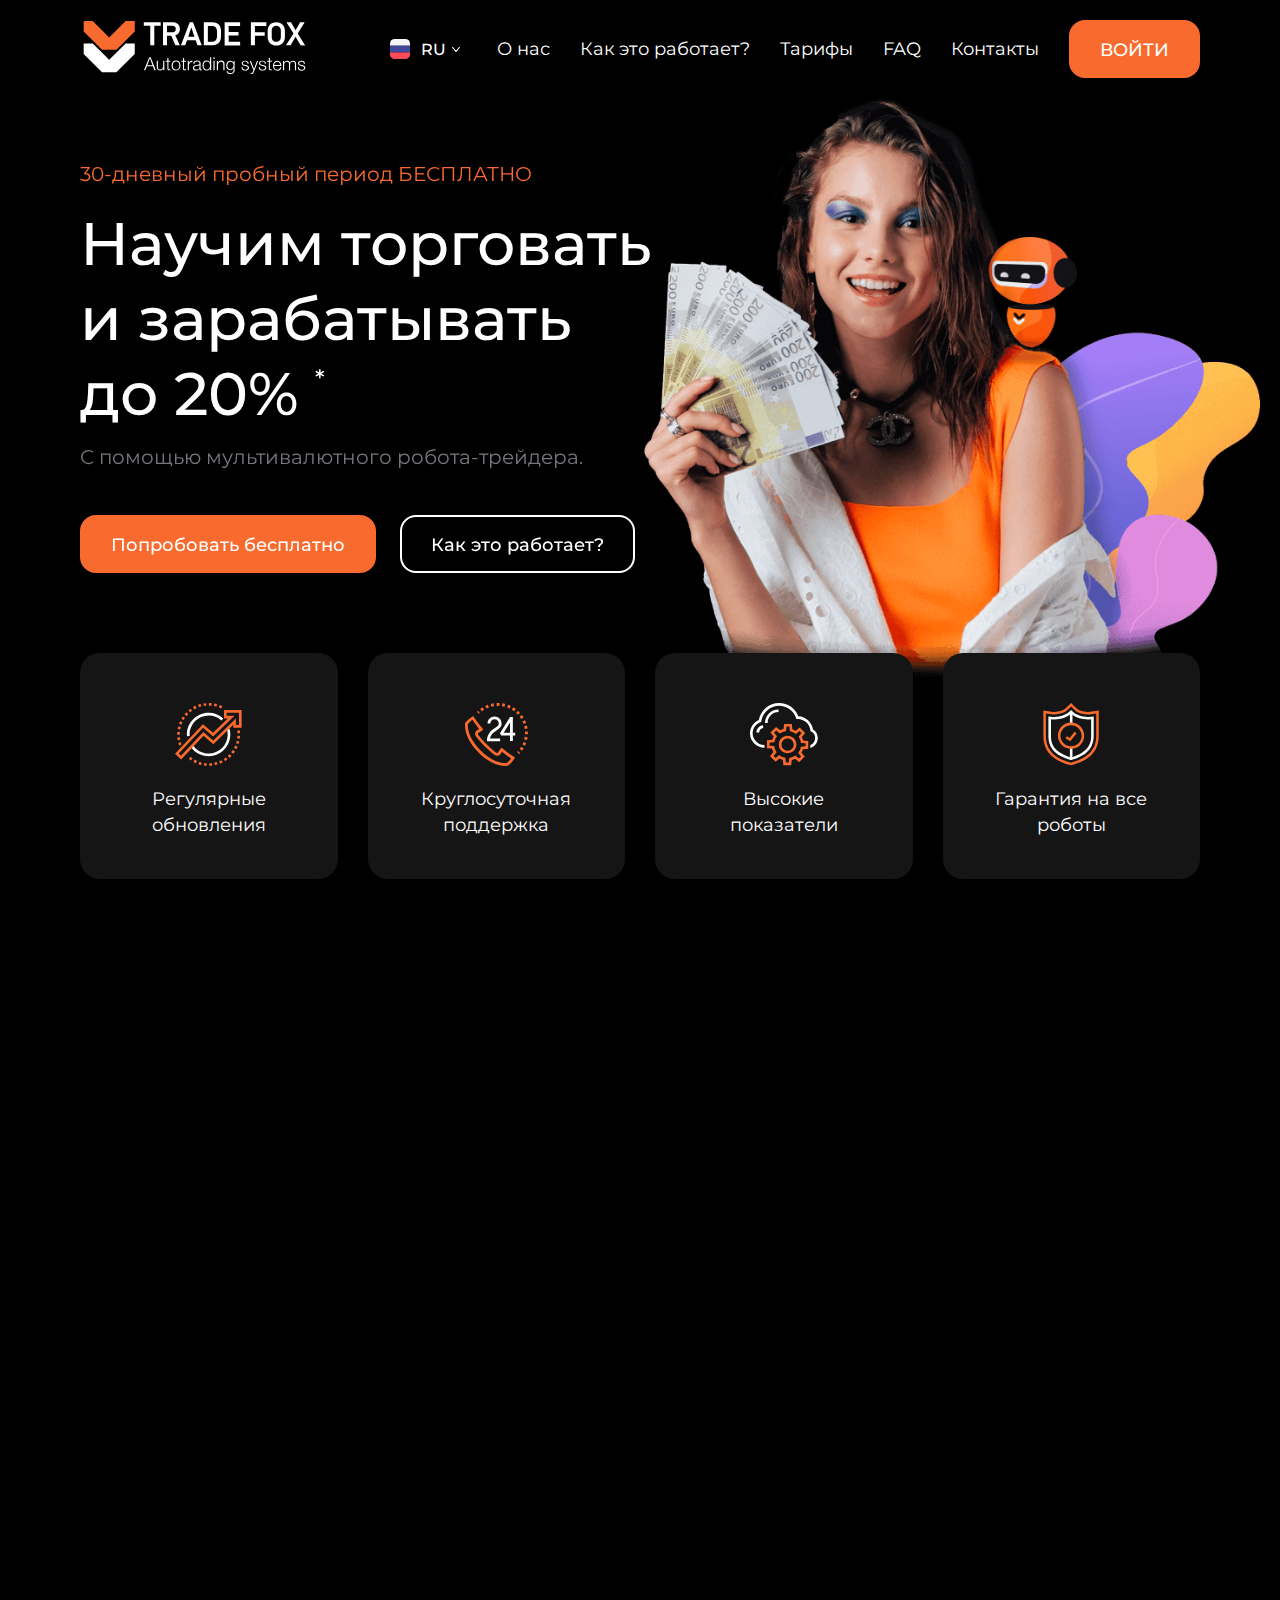
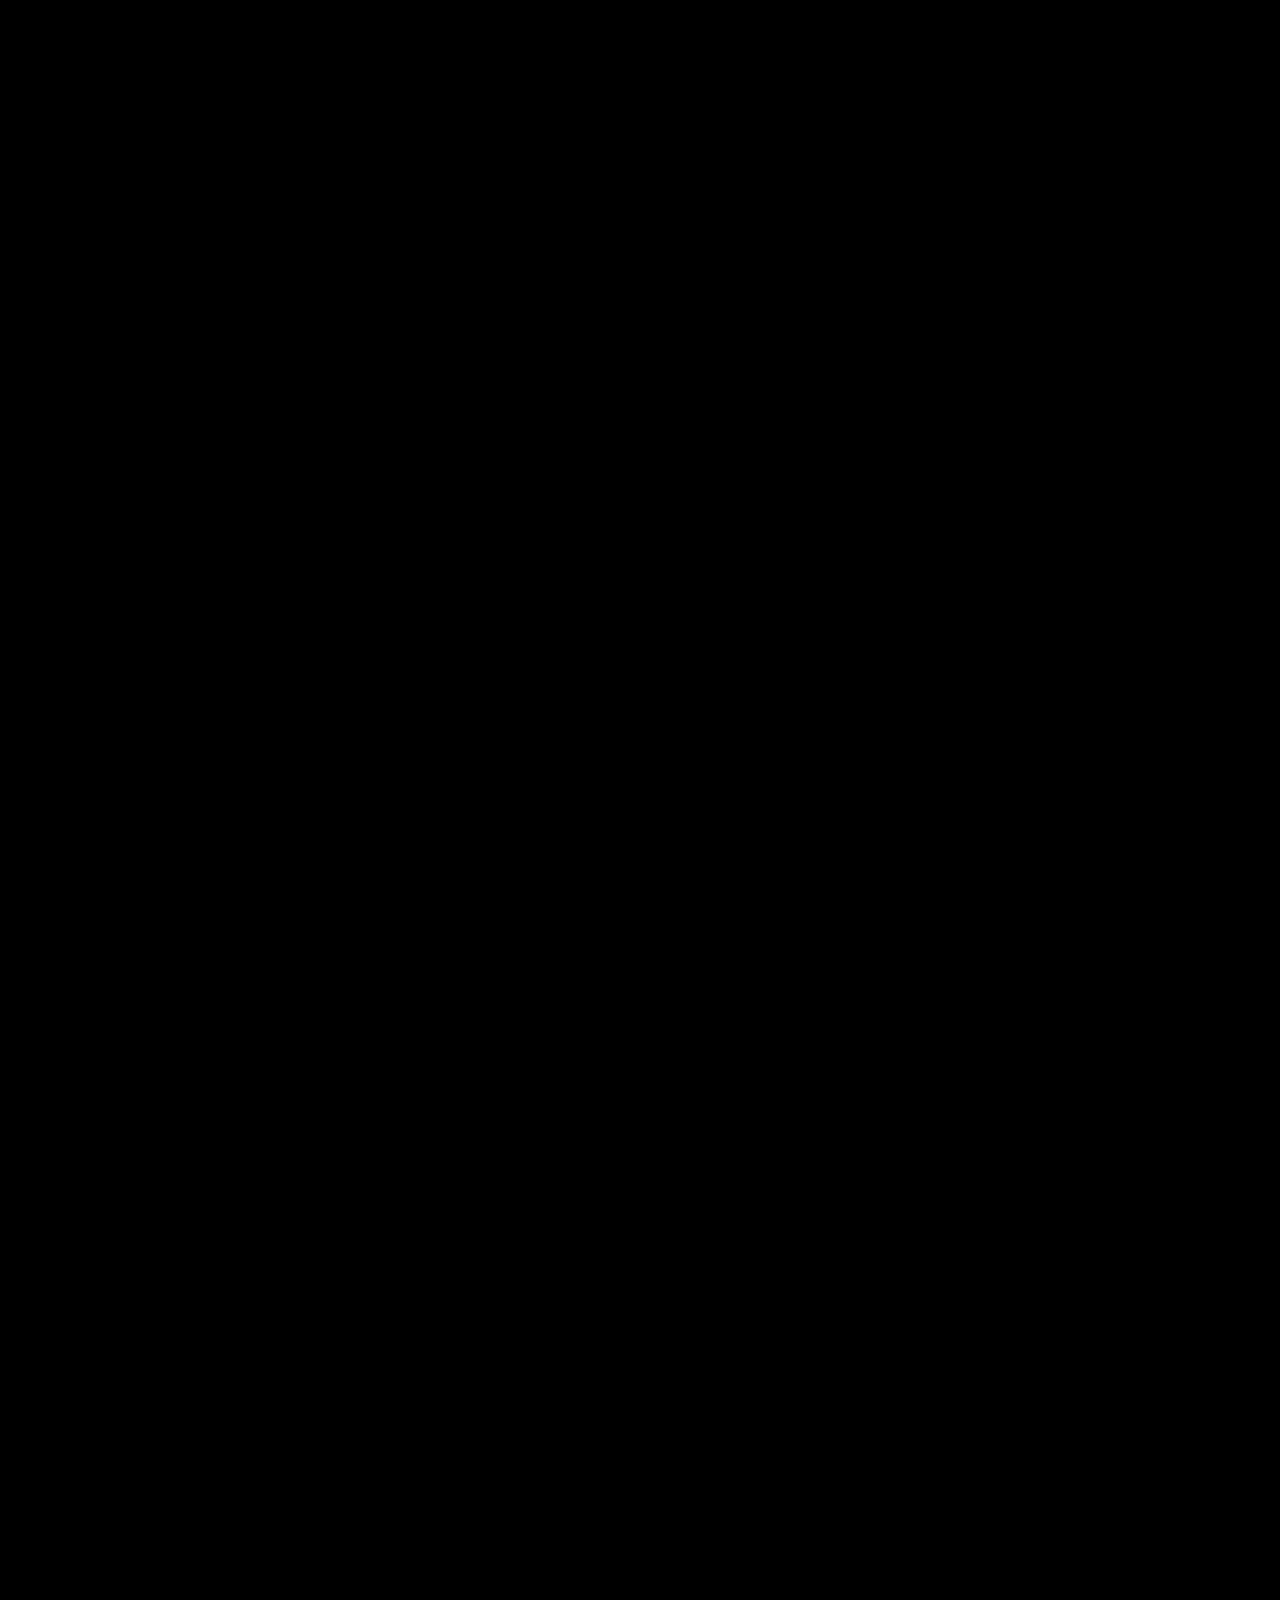
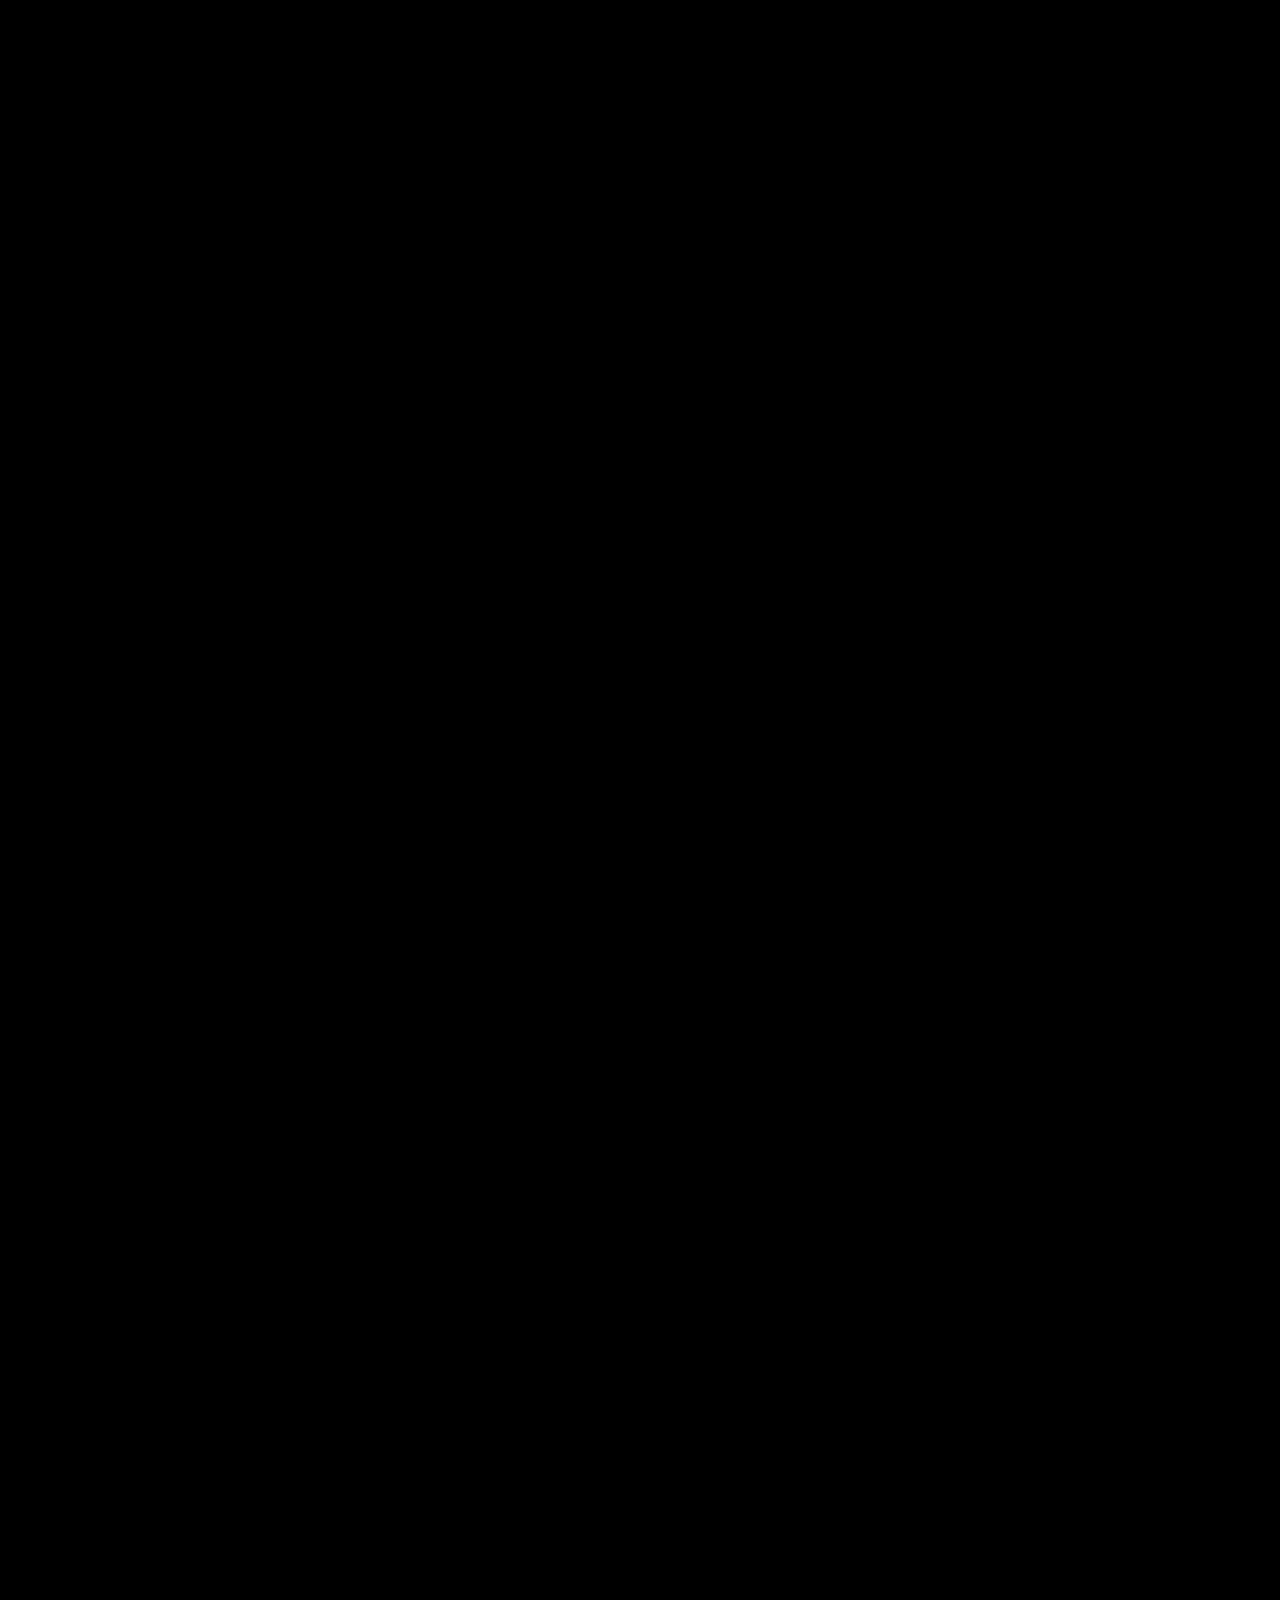
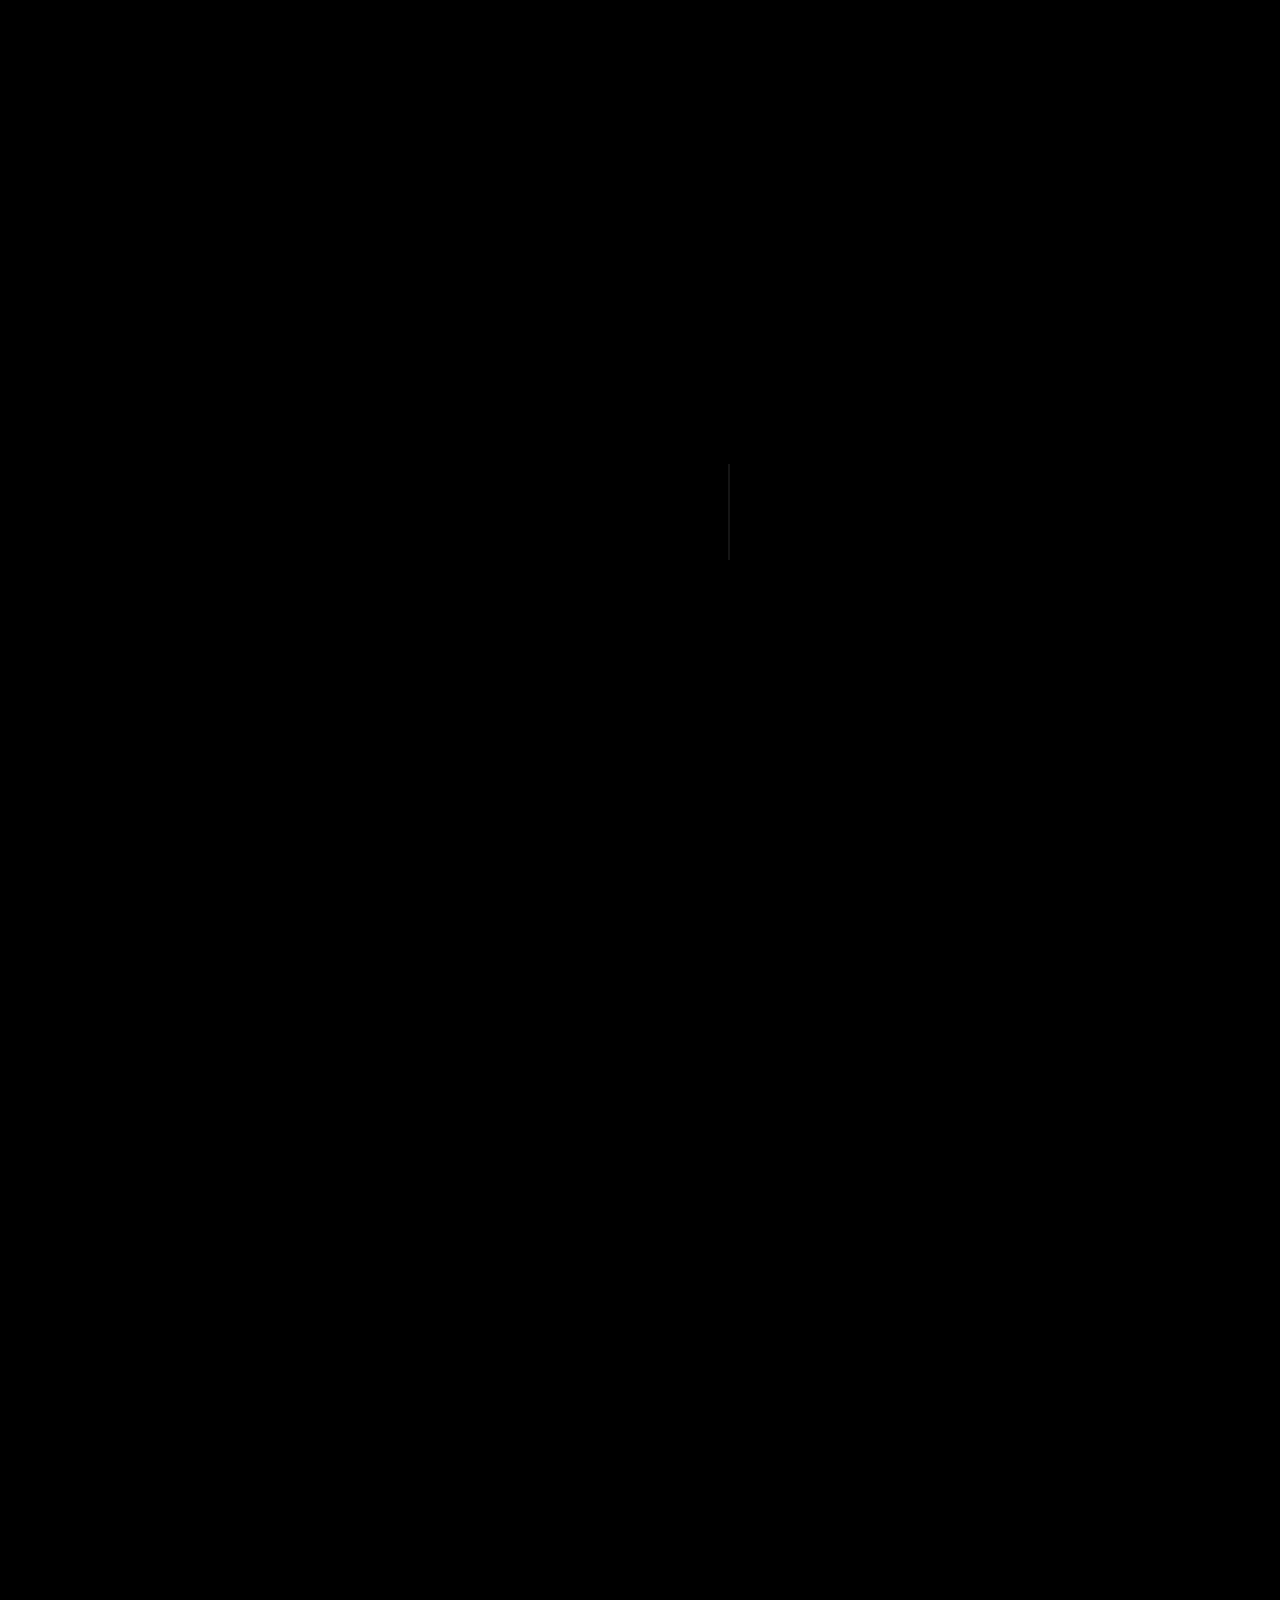
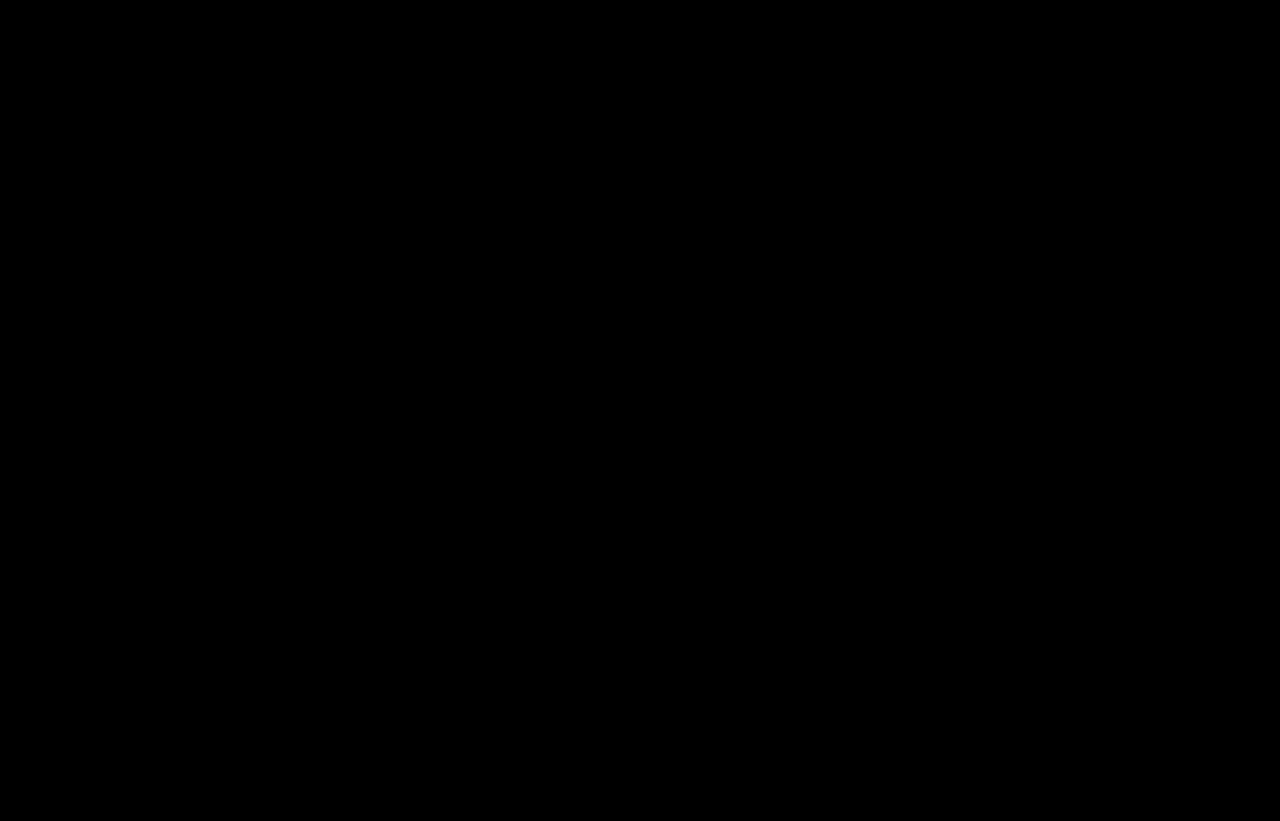
<file: index.html>
<!DOCTYPE html>
<html lang="ru">
	<head>
			<meta charset="UTF-8" />
			<title>Trade Fox</title>
			<meta name="description" content="Trade Fox">
			<meta name="keywords" content="Trade Fox">
			<meta name="author" content="John Doe">
			<meta name="viewport" content="width=device-width, initial-scale=1.0, user-scalable=no" />
			<link rel="stylesheet" href="./styles/default.css" />
			<link rel="stylesheet" href="./styles/aos.css" />
			<link rel="stylesheet" href="./styles/swiper-bundle.min.css"/>
			<link rel="stylesheet" href="./styles/first-paint.css" />
			<link rel="stylesheet" href="./styles/select2.min.css" />
			<link rel="stylesheet" href="./styles/styles.css" /> 
	</head>
	<body>
		<header class="header" data-aos="fade-zoom-in" data-aos-duration="500" data-aos-offset="0">
			<div class="container">
				<div class="header-wrapper">
					<div class="logo">
						<a href="">
							<img src="./assets/logo.svg" width="229" height="53" alt="Логотип">
						</a>
					</div>
					<div class="language-select">
						<select class="language-select-list">
							<option value="RU" selected>RU</option>
							<option value="EN">EN</option>
						</select>
					</div>
					<nav class="navigation-wrapper">
						<ul class="navigation-list">
							<li><a class="hader-link" href="#about-us">О нас</a></li>
							<li><a class="hader-link" href="#how-it-works">Как это работает?</a></li>
							<li><a class="hader-link" href="#tarrifs">Тарифы</a></li>
							<li><a class="hader-link" href="#faq">FAQ</a></li>
							<li><a class="hader-link" href="#contacts">Контакты</a></li>
						</ul>
					</nav>
					<div class="login-wrapper">
						<a href="/" class="button login-button">
						Войти
						<img src="./assets/header-arrow.svg" alt="">
					</a>
					</div>
				</div>
			</div>
		</header>
		<main>
			<div class="hero">
				<div class="container">
					<div class="hero-wrapper">
						<div class="hero-content">
							<p class="hero-subtitle" data-aos="fade-up" data-aos-duration="300" data-aos-offset="100">30-дневный пробный период БЕСПЛАТНО</p>
							<h1 class="hero-title" data-aos="fade-up" data-aos-duration="400" data-aos-offset="100">Научим торговать и зарабатывать до 20% <span>*</span></h1>
							<p class="hero-description" data-aos="fade-up" data-aos-duration="500" data-aos-offset="100">С помощью мультивалютного робота-трейдера.</p>
							<div class="hero-buttons" data-aos="fade-up" data-aos-duration="600" data-aos-offset="100">
								<button class="button">Попробовать бесплатно</button>
								<button class="button button-secondary">Как это работает?</button>
							</div>
						</div>
						<div class="hero-background" data-aos="fade-right" data-aos-duration="500" data-aos-delay="300">
							<picture>
									<img src="./assets/hero.png" srcset="./assets/hero.png 1x, ./assets/hero2x.png 2x" decoding="async" loading="lazy" alt="Научим торговать и зарабатывать до 20%">
								</picture>
						</div>
						<div class="advantages" >
							<div class="advantage" data-aos="fade-up" data-aos-duration="300" data-aos-offset="200" data-aos-anchor=".header">
								<img class="advantage-image" src="./assets/advantage1.svg" width="67" height="63" alt="Регулярные обновления">
								<h6 class="advantage-title">Регулярные обновления</h6>
							</div>
							<div class="advantage" data-aos="fade-up" data-aos-duration="400" data-aos-offset="200" data-aos-anchor=".header">
								<img class="advantage-image" src="./assets/advantage2.svg" width="63" height="63" alt="Круглосуточная поддержка">
								<h6 class="advantage-title">Круглосуточная поддержка</h6>
							</div>
							<div class="advantage" data-aos="fade-up" data-aos-duration="500" data-aos-offset="200" data-aos-anchor=".header">
								<img class="advantage-image" src="./assets/advantage3.svg" width="68" height="63" alt="Высокие показатели">
								<h6 class="advantage-title">Высокие показатели</h6>
							</div>
							<div class="advantage" data-aos="fade-up" data-aos-duration="600" data-aos-offset="200" data-aos-anchor=".header">
								<img class="advantage-image" src="./assets/advantage4.svg" width="59" height="66" alt="Гарантия на все роботы">
								<h6 class="advantage-title">Гарантия на все роботы</h6>
							</div>
						</div>
					</div>
				</div>
			</div>
			<div class="about" id="about-us">
				<div class="container">
					<div class="about-wrapper">
						<div class="about-info">
							<div class="about-info-text">
								<h6 class="about-info-subtitle" data-aos="fade-up" data-aos-duration="300" data-aos-offset="200">О КОМПАНИИ</h6>
								<h2 class="about-info-title" data-aos="fade-up" data-aos-duration="400" data-aos-offset="200">Инвестиционная компания Trade Fox</h2>
								<picture class="about-info-image-mobile" data-aos="fade-up" data-aos-duration="500" data-aos-offset="200">
									<img src="./assets/invest-mobile.jpg" srcset="./assets/invest-mobile.jpg 1x, ./assets/invest-mobile2x.jpg 2x" decoding="async" loading="lazy" alt="Инвестиционная компания Trade Fox">
								</picture>
								<p class="about-info-description" data-aos="fade-up" data-aos-duration="500" data-aos-offset="200">
									<span>
										Trade Fox создала программный комплекс для автоматизации работы на рынке Форекс. 
									</span>
									<span>
										Для работы с роботом не требуются специальные знания в сфере трейдинга. Робот Trade Fox начал работу в конце 2016 года и на сегодняшний день является лучшим на рынке инструментом для автоматизированной торговли. 
									</span>
									<span>
										Наша разработчики добились максимальной автоматизации всех действий и стабильно высокой прибыльности, принося ежемесячно от 10% до 60%.
									</span>
								</p>
								<div class="about-numbers" data-aos="fade-up" data-aos-duration="600" data-aos-offset="200">
									<div class="about-numbers-info">
										<h3 class="about-numbers-title">> 1000</h3>
										<p class="about-numbers-description">довольных инвесторов</p>
									</div>
									<div class="about-numbers-info">
										<h3 class="about-numbers-title">5+</h3>
										<p class="about-numbers-description">лет на рынке</p>
									</div>
								</div>
							</div>
							<div class="about-info-image" data-aos="fade-left" data-aos-duration="300" data-aos-offset="200" data-aos-anchor-placement="top-bottom">
								<picture>
									<img src="./assets/invest.jpg" srcset="./assets/invest.jpg 1x, ./assets/invest2x.jpg 2x" decoding="async" loading="lazy" alt="Инвестиционная компания Trade Fox">
								</picture>
							</div>
						</div>
						<div class="slider-wrapper">
							<div class="our-team-slider swiper">
								<div class="our-team swiper-wrapper">
									<div class="swiper-slide person" data-aos="fade-up" data-aos-duration="300" data-aos-offset="200">
										<picture>
											<img src="./assets/team1.png" srcset="./assets/team1.png 2x" decoding="async" loading="lazy" alt="Тимур Шайхлисламов">
										</picture>
										<h6 class="person-name">Тимур Шайхлисламов</h6>
										<p class="person-position">CEO and Founder</p>
									</div>
									
									<div class="swiper-slide person" data-aos="fade-up" data-aos-duration="400" data-aos-offset="200">
										<picture>
											<img src="./assets/team2.png" srcset="./assets/team2.png 2x" decoding="async" loading="lazy" alt="Сергей Максяков">
										</picture>
										<h6 class="person-name">Сергей Максяков</h6>
										<p class="person-position">Co-founder</p>
									</div>
									<div class="swiper-slide person" data-aos="fade-up" data-aos-duration="500" data-aos-offset="200">
										<picture>
											<img src="./assets/team3.png" srcset="./assets/team3.png 2x" decoding="async" loading="lazy" alt="Диана Мингазова">
										</picture>
										<h6 class="person-name">Диана Мингазова</h6>
										<p class="person-position">PR Manager</p>
									</div>
									<div class="swiper-slide person" data-aos="fade-up" data-aos-duration="600" data-aos-offset="200">
										<picture>
											<img src="./assets/team4.png" srcset="./assets/team4.png 2x" decoding="async" loading="lazy" alt="Арслан Мухамадиев">
										</picture>
										<h6 class="person-name">Арслан Мухамадиев</h6>
										<p class="person-position">General manager</p>
									</div>
								</div>
							</div>
							<div class="swiper-button-prev" data-aos="fade-right" data-aos-duration="300" data-aos-offset="300" data-aos-anchor=".slider-wrapper"></div>
							<div class="swiper-button-next" data-aos="fade-left" data-aos-duration="300" data-aos-offset="300" data-aos-anchor=".slider-wrapper"></div>
							<div class="team-pagination dot-pagination"></div>
						</div>
						
					</div>
				</div>
			</div>
			<div class="how-it-works">
				<div class="container">
					<div class="how-it-works-wrapper">
						<div class="how-it-works-info-block-wrapper one">
							<div class="how-it-works-info-block " data-aos="fade-right" data-aos-duration="300" data-aos-offset="300">
								<div class="how-it-works-info" data-aos="fade-right" data-aos-duration="400" data-aos-offset="200" data-aos-delay="300" data-aos-anchor=".one">
									<h3 class="how-it-works-title">Что такое робот Trade Fox</h3>
									<p class="how-it-works-description">
										Это современный и надежный инструмент для получения стабильного пассивного дохода. Работа робота полностью автоматизирована и не требует ежедневного контроля со стороны владельца.
									</p>
									<button class="button button-secondary">Посмотреть тарифы</button>
								</div>
								<div class="how-it-works-image" data-aos="fade-left" data-aos-duration="400" data-aos-offset="200" data-aos-delay="700" data-aos-anchor=".one">
									<img src="./assets/info1.svg" width="564" height="378" alt="Что такое робот Trade Fox">
								</div>
							</div>
						</div>
						<div class="how-it-works-info-block-wrapper two">
							<div class="how-it-works-info-block reverse" data-aos="fade-left" data-aos-duration="300" data-aos-offset="300">
								<div class="how-it-works-info" data-aos="fade-left" data-aos-duration="400" data-aos-offset="200" data-aos-delay="300" data-aos-anchor=".two">
									<h3 class="how-it-works-title">Установка робота</h3>
									<p class="how-it-works-description">
										Установка робота происходит на удаленном компьютере, который арендуется на одном из сервисов. Такое решение обеспечивает круглосуточную бесперебойную работу торгового терминала и удобство доступа с любого устройства как владельца, так и поддержки. Для мониторинга статистики используется мобильное приложение.
									</p>
								</div>
								<div class="how-it-works-image" data-aos="fade-right" data-aos-duration="400" data-aos-offset="200" data-aos-delay="700" data-aos-anchor=".two">
									<img src="./assets/info2.svg" width="471" height="433" alt="Установка робота">
								</div>
							</div>
						</div>
						<div class="how-it-works-info-block-wrapper three">
							<div class="how-it-works-info-block" data-aos="fade-right" data-aos-duration="300" data-aos-offset="300">
								<div class="how-it-works-info" data-aos="fade-right" data-aos-duration="400" data-aos-offset="200" data-aos-delay="300" data-aos-anchor=".three">
									<h3 class="how-it-works-title">Чем торгует робот?</h3>
									<p class="how-it-works-description">
										Торговля ведется по 12 валютным парам, которые наиболее подходят под наши алгоритмы. Для каждой валютной пары подобраны индивидуальные настройки, обеспечивающие наилучшие результаты при наименьших рисках.
									</p>
									<button class="button">Попробовать бесплатно</button>
								</div>
								<div class="how-it-works-image" data-aos="fade-left" data-aos-duration="400" data-aos-offset="200" data-aos-delay="700" data-aos-anchor=".three">
									<img src="./assets/info3.svg" width="539" height="484" alt="Что такое робот Trade Fox">
								</div>
							</div>
						</div>
						<div class="how-it-works-info-block-wrapper four">
							<div class="how-it-works-info-block reverse "  data-aos="fade-left" data-aos-duration="300" data-aos-offset="300">
								<div class="how-it-works-info" data-aos="fade-left" data-aos-duration="400" data-aos-offset="200" data-aos-delay="300" data-aos-anchor=".four">
									<h3 class="how-it-works-title">Система контроля рисков</h3>
									<p class="how-it-works-description">
										В роботе имеется система автоматической фиксации убытков при превышении заданного процента просадки по открытым ордерам одной валютной пары, что не позволит уйти в глубокую просадку при форс-мажорах и аномальных движениях на рынке.
									</p>
								</div>
								<div class="how-it-works-image" data-aos="fade-right" data-aos-duration="400" data-aos-offset="200" data-aos-delay="700" data-aos-anchor=".four">
									<img src="./assets/info4.svg" width="533" height="473" alt="Установка робота">
								</div>
							</div>
						</div>
					</div>
				</div>
			</div>
			<div class="working-cycle" id="how-it-works">
				<div class="container">
					<div class="working-cycle-wrapper">
						<h2 class="working-cycle-title" data-aos="fade-up" data-aos-duration="300">Как мы работаем?</h2>
						<div class="working-cycle-items">
							<div class="working-cycle-item">
								<img src="./assets/works1.svg" width="67" height="70" alt="Регистрация" data-aos="fade-down" data-aos-duration="400">
								<h6 class="working-cycle-item-title" data-aos="fade-right" data-aos-duration="400">Регистрация</h6>
								<p class="working-cycle-description" data-aos="fade-right" data-aos-duration="500">Регистрация на брокере, открытие торгового счёта.</p>
							</div>
							<div class="working-cycle-item">
								<img src="./assets/works2.svg" width="70" height="70" alt="Заключение договора" data-aos="fade-down" data-aos-duration="400">
								<h6 class="working-cycle-item-title" data-aos="fade-right" data-aos-duration="400">Заключение договора</h6>
								<p class="working-cycle-description" data-aos="fade-right" data-aos-duration="500">Подписываем договор и отправляем его заказным письмом.</p>
							</div>
							<div class="working-cycle-item">
								<img src="./assets/works3.svg" width="53" height="70" alt="Оплата" data-aos="fade-down" data-aos-duration="400">
								<h6 class="working-cycle-item-title" data-aos="fade-right" data-aos-duration="400">Оплата</h6>
								<p class="working-cycle-description" data-aos="fade-right" data-aos-duration="500">Выставление счета, оплата программы.</p>
							</div>
							<div class="working-cycle-item">
								<img src="./assets/works4.svg" width="71" height="70" alt="Установка робота" data-aos="fade-down" data-aos-duration="400">
								<h6 class="working-cycle-item-title" data-aos="fade-right" data-aos-duration="400">Установка робота</h6>
								<p class="working-cycle-description" data-aos="fade-right" data-aos-duration="500">Установка программы на Ваш удаленный компьютер.</p>
							</div>
						</div>
					</div>
				</div>
			</div>
			<div class="robots" id="tarrifs">
				<div class="container">
					<div class="robots-wrapper">
						<div class="robots-info">
							<h2 class="tobots-title" data-aos="fade-up" data-aos-duration="300">Роботы Trade Fox</h2>
							<div class="robots-about">
								<div class="tobots-text">
									<p class="robots-description" data-aos="fade-up" data-aos-duration="400">
										Робот подключается к вашему торговому счету, а доступ к депозиту остается только у вас через личный кабинет брокера, что обеспечивает дополнительную безопасность.
									</p>
								</div>
								<div class="robots-logos">
									<img src="./assets/robots-logo1.svg" width="188" height="28" alt="RoboForex" data-aos="fade-right" data-aos-duration="500">
									<img src="./assets/robots-logo2.svg" width="164" height="28" alt="Forex4You" data-aos="fade-right" data-aos-duration="600">
								</div>
							</div>
							
						</div>
						<div class="robots-slider swiper our-plans-slider">
							<div class="swiper-wrapper">
								<div class="swiper-slide">
									<div class="card accent" data-aos="fade-right" data-aos-duration="300" data-aos-delay="100">
										<h6 class="card-subtitle">TRADE FOX</h6>
										<h3 class="card-title">HEDGE</h3>
										<ul class="card-list">
											<li><p>3 вида настроек</p></li>
											<li><p>Торговля в 2-х направлениях</p></li>
											<li><p>Минимальные Риски</p></li>
										</ul>
										<p class="card-price">40 000 ₽</p>
										<div class="card-buttons">
											<button data-modal="form-modal" class="button">Купить</button>
											<a href="">Попробовать бесплатно</a>
										</div>
									</div>
								</div>
								<div class="swiper-slide">
									<div class="card green" data-aos="fade-up" data-aos-duration="300">
										<h6 class="card-subtitle">TRADE FOX</h6>
										<h3 class="card-title">NETTING</h3>
										<ul class="card-list">
											<li><p>3 вида настроек</p></li>
											<li><p>Один ордер на одну пару</p></li>
											<li><p>Минимальные Риски</p></li>
										</ul>
										<p class="card-price">100 000 ₽</p>
										<div class="card-buttons">
											<button data-modal="form-modal" class="button">Купить</button>
											<a href="">Попробовать бесплатно</a>
										</div>
									</div>
								</div>
								<div class="swiper-slide">
									<div class="card red" data-aos="fade-left" data-aos-duration="300" data-aos-delay="100">
										<h6 class="card-subtitle">TRADE FOX</h6>
										<h3 class="card-title">AGRESSIVE PRO</h3>
										<ul class="card-list">
											<li><p>Продукт для проф. трейдеров</p></li>
											<li><p>Высокая доходность</p></li>
											<li><p>Повышенные риски</p></li>
										</ul>
										<p class="card-price">300 000 ₽</p>
										<div class="card-buttons">
											<button data-modal="form-modal" class="button">Купить</button>
											<a href="">Попробовать бесплатно</a>
										</div>
									</div>
								</div>
							</div>
							<div class="swiper-pagination dot-pagination"></div>
						</div>
					</div>
				</div>
			</div>
			<div class="questions" id="faq">
				<div class="container">
					<div class="questions-wrapper" data-aos="fade-down" data-aos-duration="200">
						<h2 class="questions-title" data-aos="fade-up" data-aos-duration="300" data-aos-delay="200">Часто задаваемые вопросы</h2>
						<div class="questions-list">
							<div class="question" data-aos="fade-up" data-aos-duration="400" data-aos-delay="200">
								<details>
									<summary>
										<h5 class="question-title">Как долго будет работать робот?
											<span class="arrow"></span>
										</h5>
									</summary>
									<p class="question-description">
										Продукт успешно работает и показывает стабильные результаты с 2017 года, постоянно совершенствуется, как в плане доходности, так и в плане надежности. Гарантий на высокодоходные инвестиции не бывает, поэтому нужно оценивать свои возможности при пополнении депозита и оценивать риски. К тому же, если продукт не будет работать, мы вернём за него деньги.</p>
								</details>
							</div>
							<div class="question" data-aos="fade-up" data-aos-duration="400" data-aos-delay="200">
								<details>
									<summary>
										<h5 class="question-title">Как долго будет работать робот?
											<span class="arrow"></span>
										</h5>
									</summary>
									<p class="question-description">
										Продукт успешно работает и показывает стабильные результаты с 2017 года, постоянно совершенствуется, как в плане доходности, так и в плане надежности. Гарантий на высокодоходные инвестиции не бывает, поэтому нужно оценивать свои возможности при пополнении депозита и оценивать риски. К тому же, если продукт не будет работать, мы вернём за него деньги.</p>
								</details>
							</div>
							<div class="question" data-aos="fade-up" data-aos-duration="500" data-aos-delay="200">
								<details>
									<summary>
										<h5 class="question-title">Насколько надёжен продукт и какие гарантии вы даёте?
											<span class="arrow"></span>
										</h5>
									</summary>
									<p class="question-description">
										Продукт успешно работает и показывает стабильные результаты с 2017 года, постоянно совершенствуется, как в плане доходности, так и в плане надежности. Гарантий на высокодоходные инвестиции не бывает, поэтому нужно оценивать свои возможности при пополнении депозита и оценивать риски. К тому же, если продукт не будет работать, мы вернём за него деньги.</p>
								</details>
							</div>
							<div class="question" data-aos="fade-up" data-aos-duration="500" data-aos-delay="200">
								<details>
									<summary>
										<h5 class="question-title">Насколько надёжен продукт и какие гарантии вы даёте?
											<span class="arrow"></span>
										</h5>
									</summary>
									<p class="question-description">
										Продукт успешно работает и показывает стабильные результаты с 2017 года, постоянно совершенствуется, как в плане доходности, так и в плане надежности. Гарантий на высокодоходные инвестиции не бывает, поэтому нужно оценивать свои возможности при пополнении депозита и оценивать риски. К тому же, если продукт не будет работать, мы вернём за него деньги.</p>
								</details>
							</div>
							<div class="question" data-aos="fade-up" data-aos-duration="600" data-aos-delay="200">
								<details>
									<summary>
										<h5 class="question-title">
											Сколько можно заработать с роботом?
											<span class="arrow"></span>
										</h5>
									</summary>
									<p class="question-description">
										Продукт успешно работает и показывает стабильные результаты с 2017 года, постоянно совершенствуется, как в плане доходности, так и в плане надежности. Гарантий на высокодоходные инвестиции не бывает, поэтому нужно оценивать свои возможности при пополнении депозита и оценивать риски. К тому же, если продукт не будет работать, мы вернём за него деньги.</p>
								</details>
							</div>
							<div class="question" data-aos="fade-up" data-aos-duration="600" data-aos-delay="200">
								<details>
									<summary>
										<h5 class="question-title">
											Сколько можно заработать с роботом?
											<span class="arrow"></span>
										</h5>
									</summary>
									<p class="question-description">
										Продукт успешно работает и показывает стабильные результаты с 2017 года, постоянно совершенствуется, как в плане доходности, так и в плане надежности. Гарантий на высокодоходные инвестиции не бывает, поэтому нужно оценивать свои возможности при пополнении депозита и оценивать риски. К тому же, если продукт не будет работать, мы вернём за него деньги.</p>
								</details>
							</div>
							<div class="question" data-aos="fade-up" data-aos-duration="700" data-aos-delay="200">
								<details>
									<summary>
										<h5 class="question-title">
											С какой суммы можно начать?
											<span class="arrow"></span>
										</h5>
									</summary>
									<p class="question-description">
										Продукт успешно работает и показывает стабильные результаты с 2017 года, постоянно совершенствуется, как в плане доходности, так и в плане надежности. Гарантий на высокодоходные инвестиции не бывает, поэтому нужно оценивать свои возможности при пополнении депозита и оценивать риски. К тому же, если продукт не будет работать, мы вернём за него деньги.</p>
								</details>
							</div>
							<div class="question" data-aos="fade-up" data-aos-duration="700" data-aos-delay="200">
								<details>
									<summary>
										<h5 class="question-title">
										С какой суммы можно начать?
										<span class="arrow"></span>
									</h5>
									</summary>
									<p class="question-description">
										Продукт успешно работает и показывает стабильные результаты с 2017 года, постоянно совершенствуется, как в плане доходности, так и в плане надежности. Гарантий на высокодоходные инвестиции не бывает, поэтому нужно оценивать свои возможности при пополнении депозита и оценивать риски. К тому же, если продукт не будет работать, мы вернём за него деньги.</p>
								</details>
							</div>		
						</div>
					</div>
				</div>
			</div>
		</main>
		<footer class="footer" id="contacts">
			<div class="container">
				<div class="footer-wrapper" data-aos="fade-down" data-aos-duration="200">
					<div class="footer-info" data-aos="fade-right" data-aos-duration="200" data-aos-delay="200">
						<h2 class="footer-title">Остались вопросы?</h2>
						<div>
							<a href="tel:+79600389788" class="phone-link">+7 (960) 038-97-88</a>
						</div>
						<div>
							<a href="mailto:info@trade-fox.com" class="white-link">info@trade-fox.com</a>
						</div>
						<p class="white-text address">г.Казань, ул. Дзержинского 12</p>
						<ul class="social-links">
							<li>
								<a href="">
									<img src="./assets/social1.svg" width="31" height="30" alt="Instagram">
								</a>
							</li>
							<li>
								<a href="">
									<img src="./assets/social2.svg" width="31" height="30" alt="Telegram">
								</a>
							</li>
						</ul>
						<p class="footer-text ip-info">ИП Шайхлисламов Т.Ф. ИНН 026402379255</p>
						<div>
							<a href="" class="footer-link">Политика конфиденциальности</a>
						</div>
						<p class="footer-text develop">
							Сайт разработан: 
							<a target="_blank" href="//monkeygarden.ru/" class="footer-link">MonkeyGarden</a>
						</p>
						<span class="small-text"><span>*</span>Указанная доходность не является гарантированной. Торговля на валютных рынках сопряжена с рисками потери средств.</span>
					</div>
					<div class="footer-form" data-aos="fade-left" data-aos-duration="200" data-aos-delay="200">
						<h2 class="footer-title">Оставьте заявку</h2>
						<p class="white-text">Оставьте свои данные, мы с Вами свяжемся и поможем активировать пробный период</p>
						<form action="">
							<input name="name" type="text" placeholder="Ваше имя">
							<input pattern="^[+]*[(]{0,1}[0-9]{1,4}[)]{0,1}[-\s\./0-9]*$" type="tel" name="phone" placeholder="Ваш номер телефона" required class="form-input" inputmode="numeric">
							<div class="group-wrapper">
								<button class="button" type="submit">Отправить</button>
								<span class="form-info">Нажимая кнопку “Отправить” вы соглашаетесь на обработку персональных данных.</span>
							</div>
						</form>
					</div>
				</div>
			</div>
		</footer>

		<div class="modal" id="thanks-modal">
			<div class="modal-bg modal-exit"></div>
			<div class="modal-container">
				<div id="thanks-block" class="modal-content">
					<h3 class="modal-thanks-title">Ваша заявка отправлена</h3>
					<p class="modal-thanks-description">
						Отправьте заявку и мы свяжемся с Вами в ближайшее время для уточнения деталей.
					</p>
				</div>
				<button class="modal-close modal-exit"></button>
			</div>
		</div>	

		<div class="modal" id="form-modal">
			<div class="modal-bg modal-exit"></div>
			<div class="modal-container">
				<div id="form-block" class="modal-content">
					<h2 class="footer-title">Оставьте заявку</h2>
						<p class="white-text">Оставьте свои данные, мы с Вами свяжемся и поможем активировать пробный период</p>
						<form action="">
							<input name="name" type="text" placeholder="Ваше имя">
							<input pattern="^[+]*[(]{0,1}[0-9]{1,4}[)]{0,1}[-\s\./0-9]*$" type="tel" name="phone" placeholder="Ваш номер телефона" required class="form-input" inputmode="numeric">
							<div class="group-wrapper">
								<button class="button" type="submit">Отправить</button>
								<span class="form-info">Нажимая кнопку “Отправить” вы соглашаетесь на обработку персональных данных.</span>
							</div>
						</form>
				</div>
				<button class="modal-close modal-exit"></button>
			</div>
		</div>	

		<script src="./scripts/aos.js"></script>
		<script src="./scripts/ts-select2.min.js"></script>
		<script src="./scripts/swiper-bundle.min.js"></script>
		<script src="./scripts/index.js"></script>

	</body>
</html>
</file>
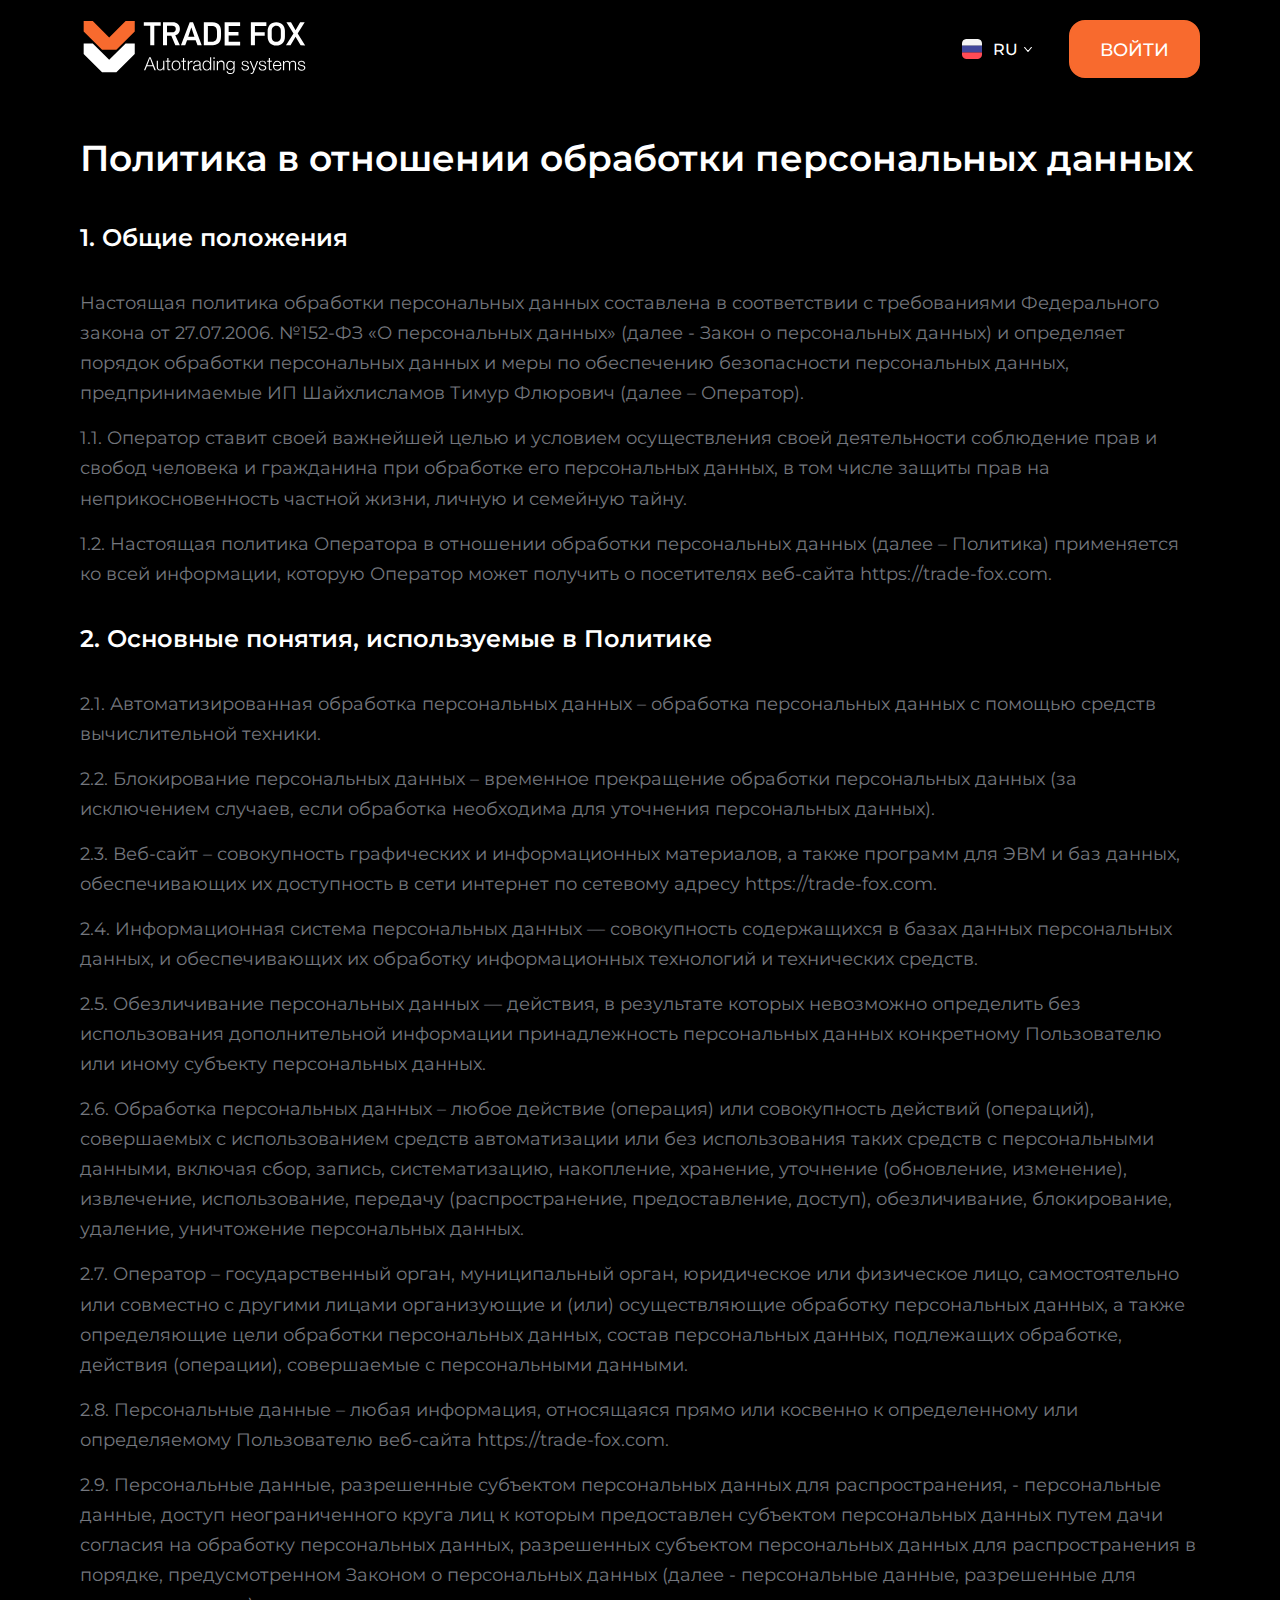
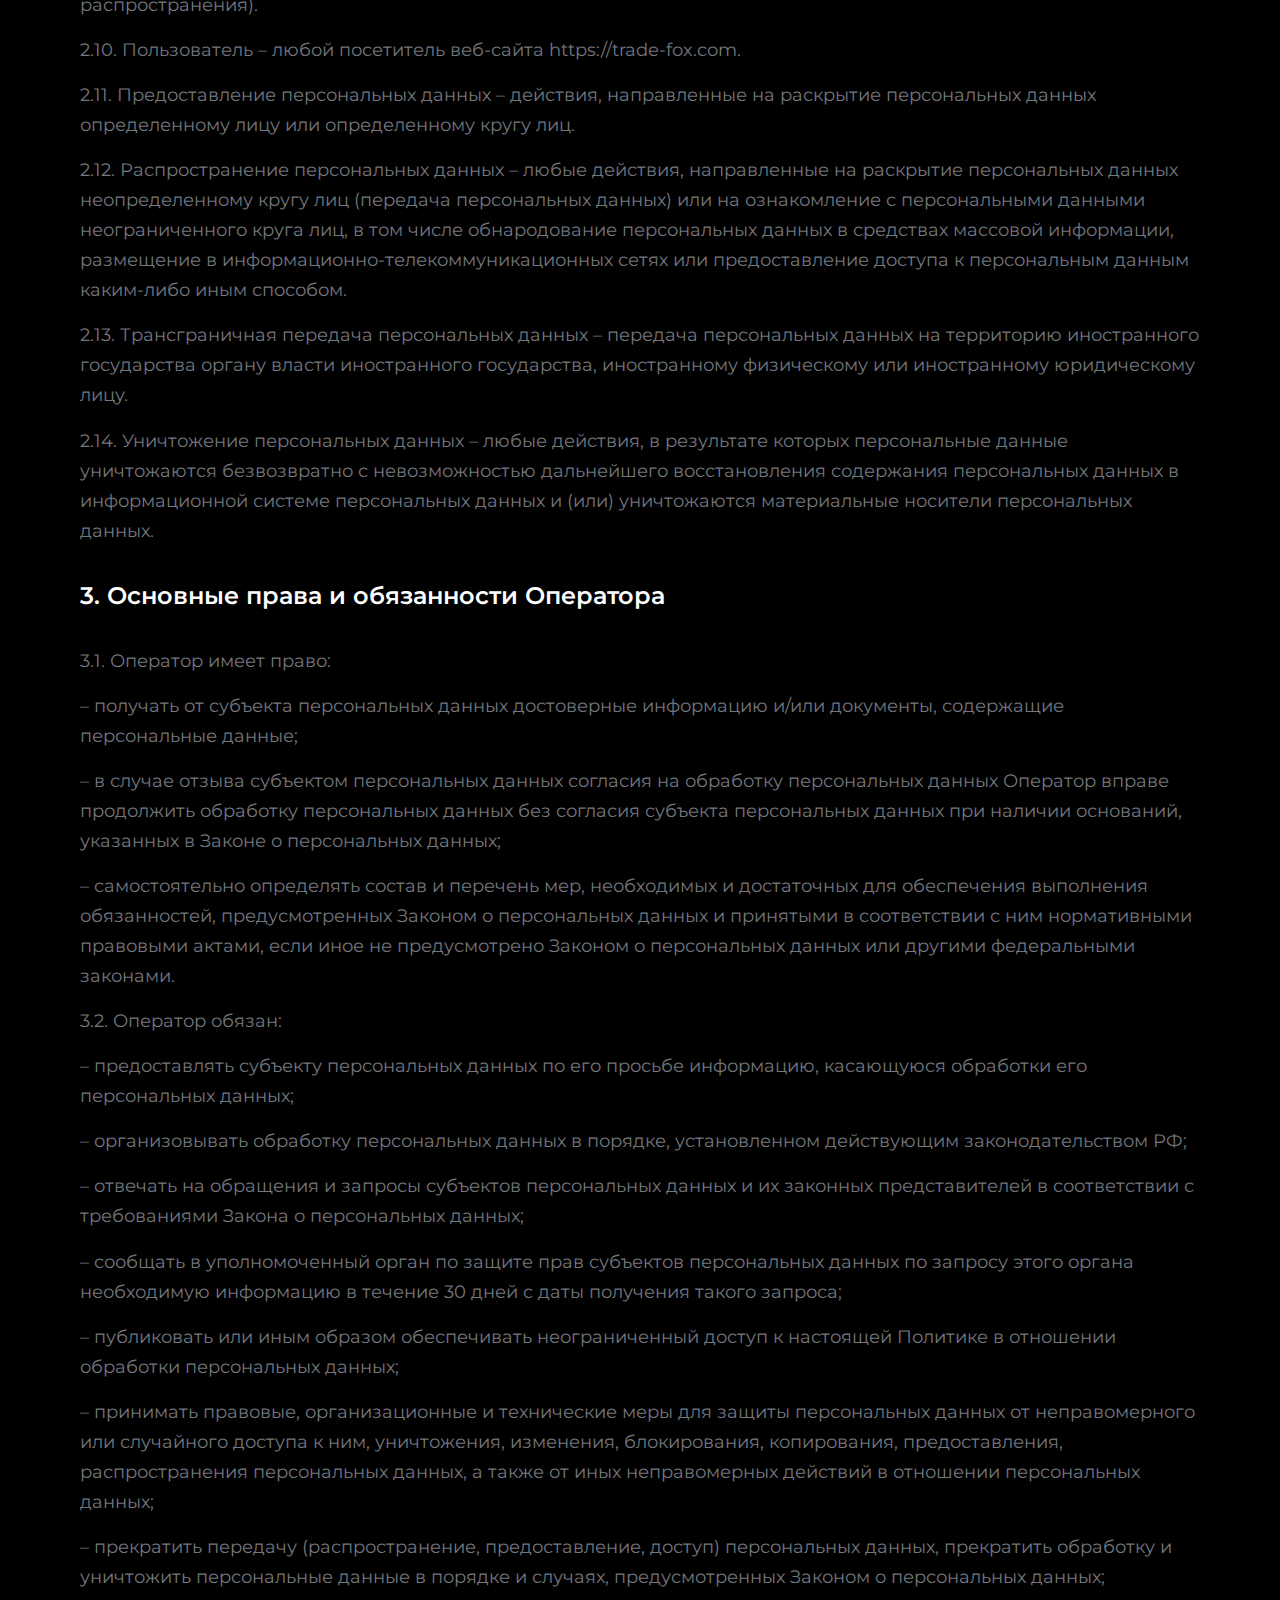
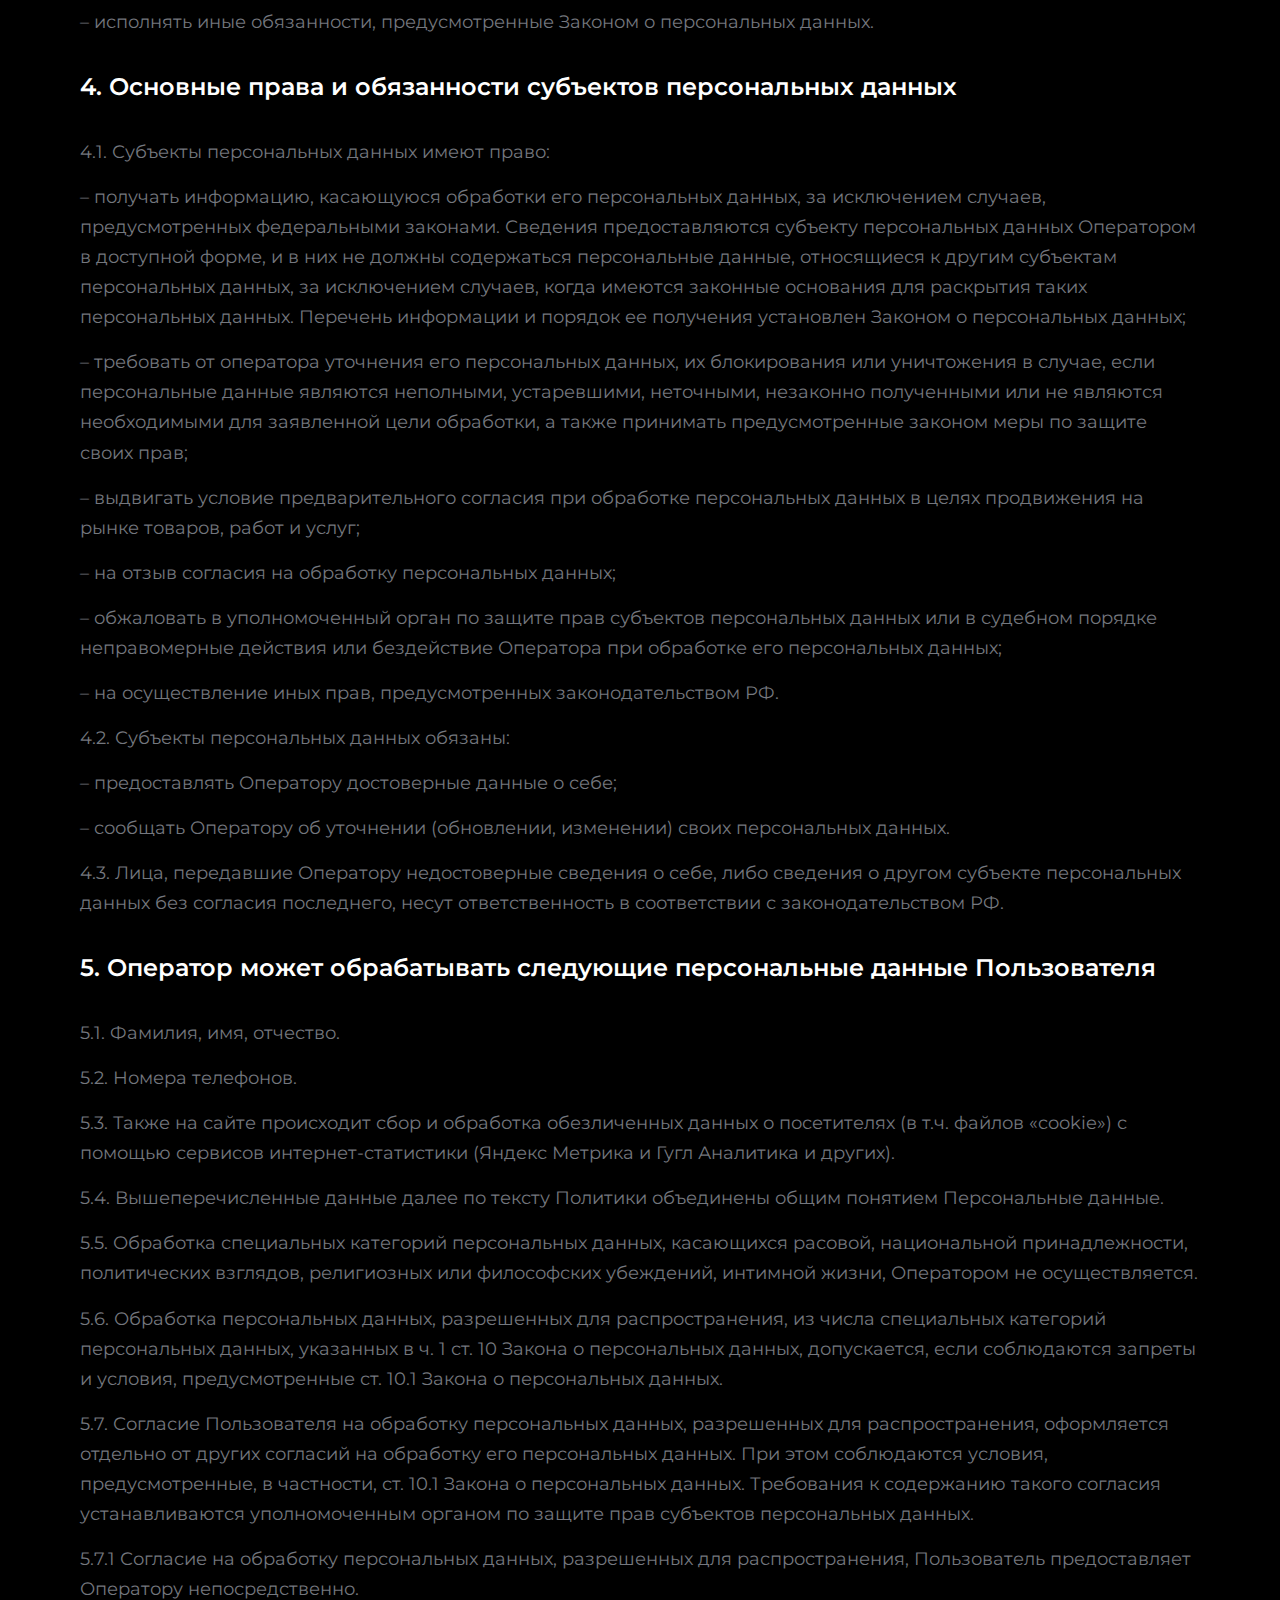
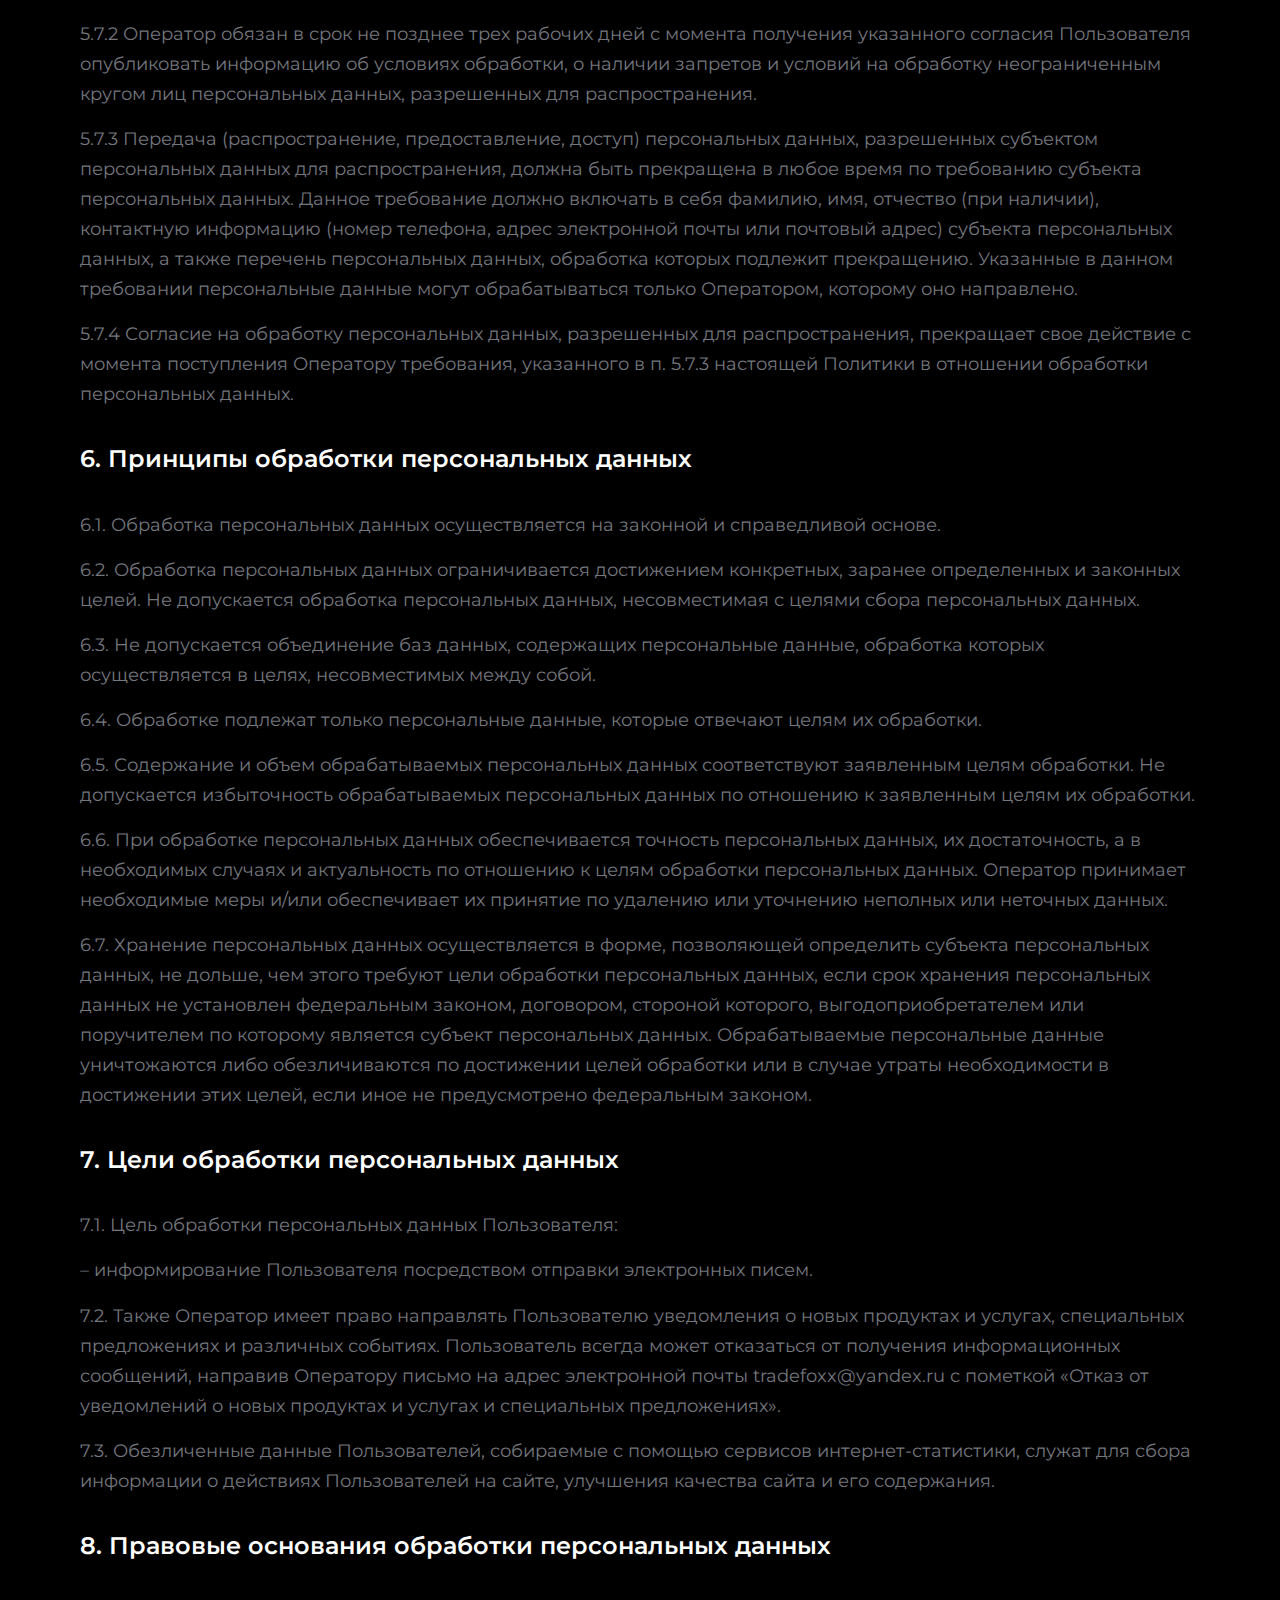
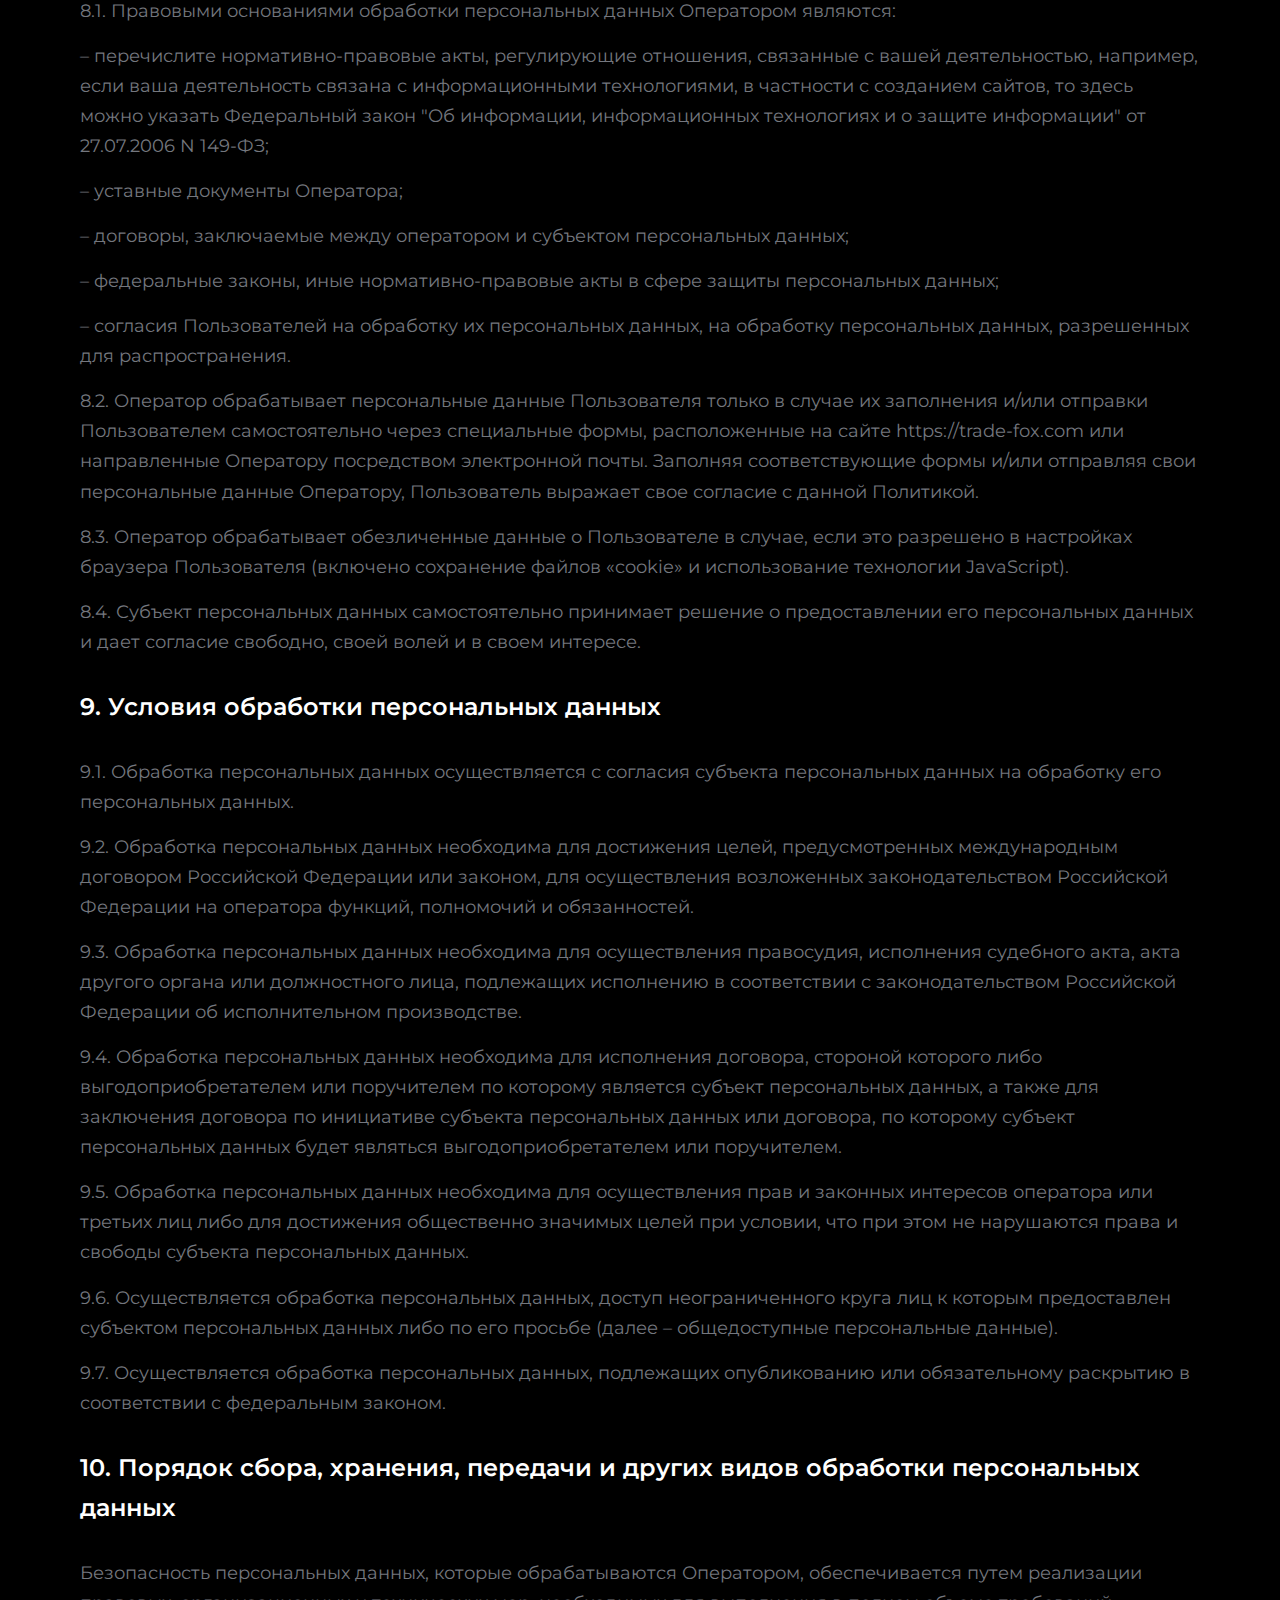
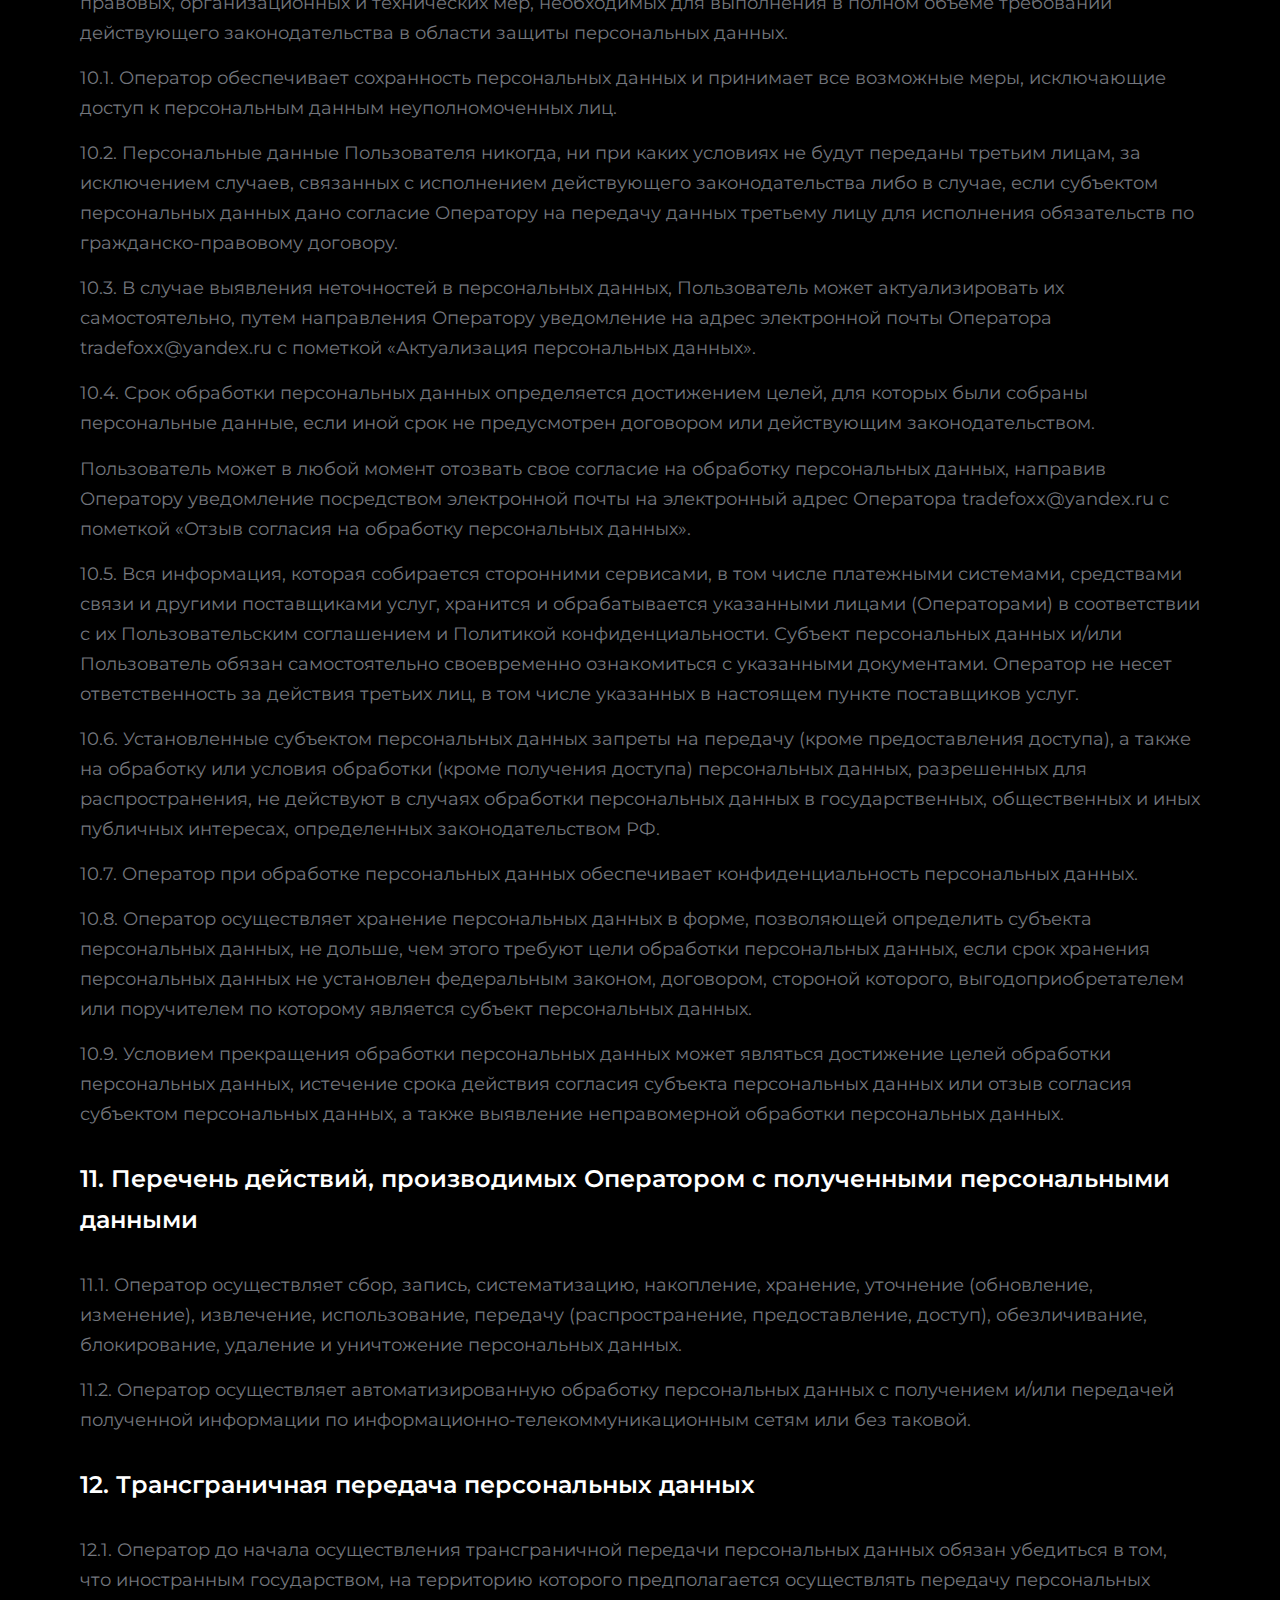
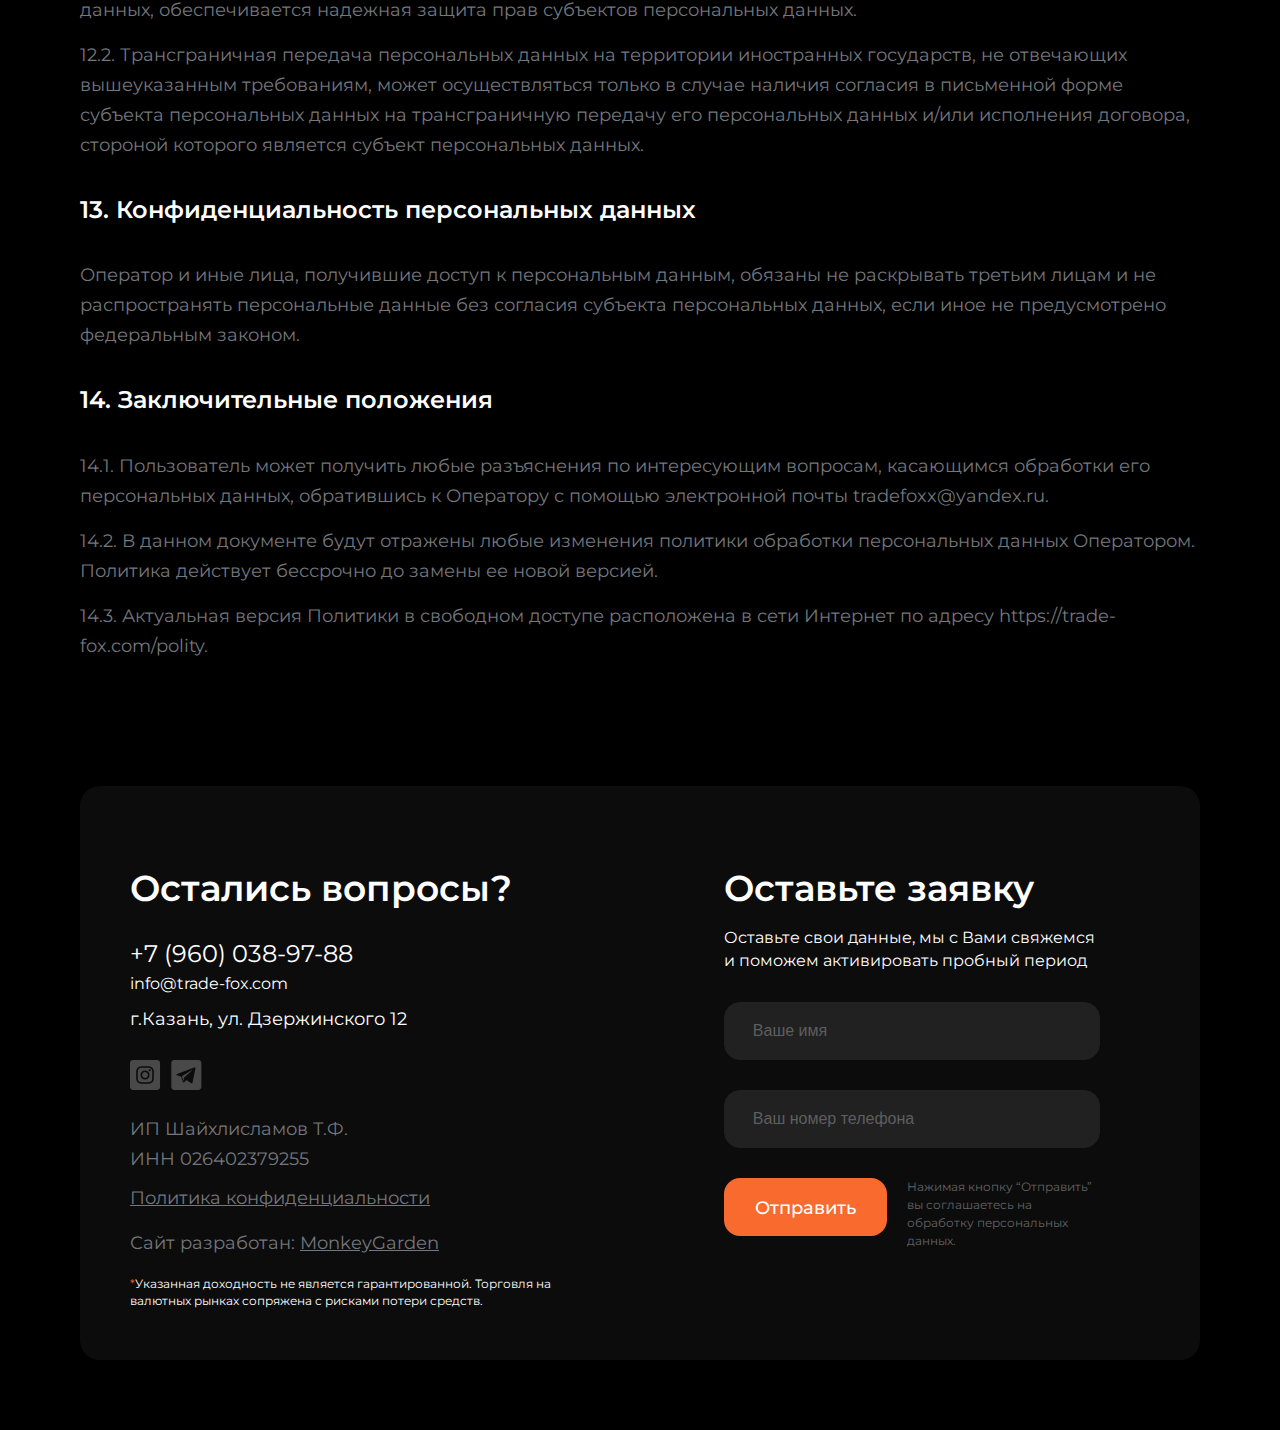
<file: privaty.html>
<!DOCTYPE html>
<html lang="ru">
	<head>
			<meta charset="UTF-8" />
			<title>Trade Fox</title>
			<meta name="description" content="Trade Fox">
			<meta name="keywords" content="Trade Fox">
			<meta name="author" content="John Doe">
			<meta name="viewport" content="width=device-width, initial-scale=1.0, user-scalable=no" />
			<link rel="stylesheet" href="./styles/default.css" />
			<link rel="stylesheet" href="./styles/aos.css" />
			<link rel="stylesheet" href="./styles/swiper-bundle.min.css"/>
			<link rel="stylesheet" href="./styles/first-paint.css" />
			<link rel="stylesheet" href="./styles/select2.min.css" />
			<link rel="stylesheet" href="./styles/styles.css" /> 
	</head>
	<body>
		<header class="header">
			<div class="container">
				<div class="header-wrapper">
					<div class="logo">
						<a href="">
							<img src="./assets/logo.svg" width="229" height="53" alt="Логотип">
						</a>
					</div>
					<div class="language-select">
						<select class="language-select-list">
							<option value="RU" selected>RU</option>
							<option value="EN">EN</option>
						</select>
					</div>
					<div class="login-wrapper">
						<a href="/" class="button login-button">
						Войти
						<img src="./assets/header-arrow.svg" alt="">
					</a>
					</div>
				</div>
			</div>
		</header>
		<main>
			<div class="privacy-block">
				<div class="container">
					<div class="privacy">
						<h2>Политика в отношении обработки персональных данных</h2>
						<ol>
							<li>
								<h4>1. Общие положения</h4>
								<p>Настоящая политика обработки персональных данных составлена в соответствии с требованиями Федерального закона от 27.07.2006. №152-ФЗ «О персональных данных» (далее - Закон о персональных данных) и определяет порядок обработки персональных данных и меры по обеспечению безопасности персональных данных, предпринимаемые ИП Шайхлисламов Тимур Флюрович (далее – Оператор).</p>
								<p>1.1. Оператор ставит своей важнейшей целью и условием осуществления своей деятельности соблюдение прав и свобод человека и гражданина при обработке его персональных данных, в том числе защиты прав на неприкосновенность частной жизни, личную и семейную тайну.</p>
								<p>1.2. Настоящая политика Оператора в отношении обработки персональных данных (далее – Политика) применяется ко всей информации, которую Оператор может получить о посетителях веб-сайта https://trade-fox.com.</p>
							</li>
							<li>
								<h4>2. Основные понятия, используемые в Политике</h4>
								<p>2.1. Автоматизированная обработка персональных данных – обработка персональных данных с помощью средств вычислительной техники.</p>
								<p>2.2. Блокирование персональных данных – временное прекращение обработки персональных данных (за исключением случаев, если обработка необходима для уточнения персональных данных).</p>
								<p>2.3. Веб-сайт – совокупность графических и информационных материалов, а также программ для ЭВМ и баз данных, обеспечивающих их доступность в сети интернет по сетевому адресу https://trade-fox.com.</p>
								<p>2.4. Информационная система персональных данных — совокупность содержащихся в базах данных персональных данных, и обеспечивающих их обработку информационных технологий и технических средств.</p>
								<p>2.5. Обезличивание персональных данных — действия, в результате которых невозможно определить без использования дополнительной информации принадлежность персональных данных конкретному Пользователю или иному субъекту персональных данных.</p>
								<p>2.6. Обработка персональных данных – любое действие (операция) или совокупность действий (операций), совершаемых с использованием средств автоматизации или без использования таких средств с персональными данными, включая сбор, запись, систематизацию, накопление, хранение, уточнение (обновление, изменение), извлечение, использование, передачу (распространение, предоставление, доступ), обезличивание, блокирование, удаление, уничтожение персональных данных.</p>
								<p>2.7. Оператор – государственный орган, муниципальный орган, юридическое или физическое лицо, самостоятельно или совместно с другими лицами организующие и (или) осуществляющие обработку персональных данных, а также определяющие цели обработки персональных данных, состав персональных данных, подлежащих обработке, действия (операции), совершаемые с персональными данными.</p>
								<p>2.8. Персональные данные – любая информация, относящаяся прямо или косвенно к определенному или определяемому Пользователю веб-сайта https://trade-fox.com.</p>
								<p>2.9. Персональные данные, разрешенные субъектом персональных данных для распространения, - персональные данные, доступ неограниченного круга лиц к которым предоставлен субъектом персональных данных путем дачи согласия на обработку персональных данных, разрешенных субъектом персональных данных для распространения в порядке, предусмотренном Законом о персональных данных (далее - персональные данные, разрешенные для распространения).</p>
								<p>2.10. Пользователь – любой посетитель веб-сайта https://trade-fox.com.</p>
								<p>2.11. Предоставление персональных данных – действия, направленные на раскрытие персональных данных определенному лицу или определенному кругу лиц.</p>
								<p>2.12. Распространение персональных данных – любые действия, направленные на раскрытие персональных данных неопределенному кругу лиц (передача персональных данных) или на ознакомление с персональными данными неограниченного круга лиц, в том числе обнародование персональных данных в средствах массовой информации, размещение в информационно-телекоммуникационных сетях или предоставление доступа к персональным данным каким-либо иным способом.</p>
								<p>2.13. Трансграничная передача персональных данных – передача персональных данных на территорию иностранного государства органу власти иностранного государства, иностранному физическому или иностранному юридическому лицу.</p>
								<p>2.14. Уничтожение персональных данных – любые действия, в результате которых персональные данные уничтожаются безвозвратно с невозможностью дальнейшего восстановления содержания персональных данных в информационной системе персональных данных и (или) уничтожаются материальные носители персональных данных.</p>
							</li>
							<li>
								<h4>3. Основные права и обязанности Оператора</h4>
								<p>3.1. Оператор имеет право:</p>
								<ul>
									<li>
										<p>– получать от субъекта персональных данных достоверные информацию и/или документы, содержащие персональные данные;</p>
									</li>
									<li>
										<p>– в случае отзыва субъектом персональных данных согласия на обработку персональных данных Оператор вправе продолжить обработку персональных данных без согласия субъекта персональных данных при наличии оснований, указанных в Законе о персональных данных;</p>
									</li>
									<li>
										<p>– самостоятельно определять состав и перечень мер, необходимых и достаточных для обеспечения выполнения обязанностей, предусмотренных Законом о персональных данных и принятыми в соответствии с ним нормативными правовыми актами, если иное не предусмотрено Законом о персональных данных или другими федеральными законами.</p>
									</li>
								</ul>
								<p>3.2. Оператор обязан:</p>
								<ul>
									<li>
										<p>– предоставлять субъекту персональных данных по его просьбе информацию, касающуюся обработки его персональных данных;</p>
									</li>
									<li>
										<p>– организовывать обработку персональных данных в порядке, установленном действующим законодательством РФ;</p>
									</li>
									<li>
										<p>– отвечать на обращения и запросы субъектов персональных данных и их законных представителей в соответствии с требованиями Закона о персональных данных;</p>
									</li>
									<li>
										<p>– сообщать в уполномоченный орган по защите прав субъектов персональных данных по запросу этого органа необходимую информацию в течение 30 дней с даты получения такого запроса;</p>
									</li>
									<li>
										<p>– публиковать или иным образом обеспечивать неограниченный доступ к настоящей Политике в отношении обработки персональных данных;</p>
									</li>
									<li>
										<p>– принимать правовые, организационные и технические меры для защиты персональных данных от неправомерного или случайного доступа к ним, уничтожения, изменения, блокирования, копирования, предоставления, распространения персональных данных, а также от иных неправомерных действий в отношении персональных данных;</p>
									</li>
									<li>
										<p>– прекратить передачу (распространение, предоставление, доступ) персональных данных, прекратить обработку и уничтожить персональные данные в порядке и случаях, предусмотренных Законом о персональных данных;</p>
									</li>
									<li>
										<p>– исполнять иные обязанности, предусмотренные Законом о персональных данных.</p>
									</li>
								</ul>
							</li>
							<li>
								<h4>4. Основные права и обязанности субъектов персональных данных</h4>
								<p>4.1. Субъекты персональных данных имеют право:</p>
								<ul>
									<li>
										<p>– получать информацию, касающуюся обработки его персональных данных, за исключением случаев, предусмотренных федеральными законами. Сведения предоставляются субъекту персональных данных Оператором в доступной форме, и в них не должны содержаться персональные данные, относящиеся к другим субъектам персональных данных, за исключением случаев, когда имеются законные основания для раскрытия таких персональных данных. Перечень информации и порядок ее получения установлен Законом о персональных данных;</p>
									</li>
									<li>
										<p>– требовать от оператора уточнения его персональных данных, их блокирования или уничтожения в случае, если персональные данные являются неполными, устаревшими, неточными, незаконно полученными или не являются необходимыми для заявленной цели обработки, а также принимать предусмотренные законом меры по защите своих прав;</p>
									</li>
									<li>
										<p>– выдвигать условие предварительного согласия при обработке персональных данных в целях продвижения на рынке товаров, работ и услуг;</p>
									</li>
									<li>
										<p>– на отзыв согласия на обработку персональных данных;</p>
									</li>
									<li>
										<p>– обжаловать в уполномоченный орган по защите прав субъектов персональных данных или в судебном порядке неправомерные действия или бездействие Оператора при обработке его персональных данных;</p>
									</li>
									<li>
										<p>– на осуществление иных прав, предусмотренных законодательством РФ.</p>
									</li>
								</ul>
								<p>4.2. Субъекты персональных данных обязаны:</p>
								<ul>
									<li>
										<p>– предоставлять Оператору достоверные данные о себе;</p>
									</li>
									<li>
										<p>– сообщать Оператору об уточнении (обновлении, изменении) своих персональных данных.</p>
									</li>
								</ul>
								<p>4.3. Лица, передавшие Оператору недостоверные сведения о себе, либо сведения о другом субъекте персональных данных без согласия последнего, несут ответственность в соответствии с законодательством РФ.</p>
							</li>
							<li>
								<h4>5. Оператор может обрабатывать следующие персональные данные Пользователя</h4>
								<p>5.1. Фамилия, имя, отчество.</p>
								<p>5.2. Номера телефонов.</p>
								<p>5.3. Также на сайте происходит сбор и обработка обезличенных данных о посетителях (в т.ч. файлов «cookie») с помощью сервисов интернет-статистики (Яндекс Метрика и Гугл Аналитика и других).</p>
								<p>5.4. Вышеперечисленные данные далее по тексту Политики объединены общим понятием Персональные данные.</p>
								<p>5.5. Обработка специальных категорий персональных данных, касающихся расовой, национальной принадлежности, политических взглядов, религиозных или философских убеждений, интимной жизни, Оператором не осуществляется.</p>
								<p>5.6. Обработка персональных данных, разрешенных для распространения, из числа специальных категорий персональных данных, указанных в ч. 1 ст. 10 Закона о персональных данных, допускается, если соблюдаются запреты и условия, предусмотренные ст. 10.1 Закона о персональных данных.</p>
								<p>5.7. Согласие Пользователя на обработку персональных данных, разрешенных для распространения, оформляется отдельно от других согласий на обработку его персональных данных. При этом соблюдаются условия, предусмотренные, в частности, ст. 10.1 Закона о персональных данных. Требования к содержанию такого согласия устанавливаются уполномоченным органом по защите прав субъектов персональных данных.</p>
								<p>5.7.1 Согласие на обработку персональных данных, разрешенных для распространения, Пользователь предоставляет Оператору непосредственно.</p>
								<p>5.7.2 Оператор обязан в срок не позднее трех рабочих дней с момента получения указанного согласия Пользователя опубликовать информацию об условиях обработки, о наличии запретов и условий на обработку неограниченным кругом лиц персональных данных, разрешенных для распространения.</p>
								<p>5.7.3 Передача (распространение, предоставление, доступ) персональных данных, разрешенных субъектом персональных данных для распространения, должна быть прекращена в любое время по требованию субъекта персональных данных. Данное требование должно включать в себя фамилию, имя, отчество (при наличии), контактную информацию (номер телефона, адрес электронной почты или почтовый адрес) субъекта персональных данных, а также перечень персональных данных, обработка которых подлежит прекращению. Указанные в данном требовании персональные данные могут обрабатываться только Оператором, которому оно направлено.</p>
								<p>5.7.4 Согласие на обработку персональных данных, разрешенных для распространения, прекращает свое действие с момента поступления Оператору требования, указанного в п. 5.7.3 настоящей Политики в отношении обработки персональных данных.</p>
							</li>
							<li>
								<h4>6. Принципы обработки персональных данных</h4>
								<p>6.1. Обработка персональных данных осуществляется на законной и справедливой основе.</p>
								<p>6.2. Обработка персональных данных ограничивается достижением конкретных, заранее определенных и законных целей. Не допускается обработка персональных данных, несовместимая с целями сбора персональных данных.</p>
								<p>6.3. Не допускается объединение баз данных, содержащих персональные данные, обработка которых осуществляется в целях, несовместимых между собой.</p>
								<p>6.4. Обработке подлежат только персональные данные, которые отвечают целям их обработки.</p>
								<p>6.5. Содержание и объем обрабатываемых персональных данных соответствуют заявленным целям обработки. Не допускается избыточность обрабатываемых персональных данных по отношению к заявленным целям их обработки.</p>
								<p>6.6. При обработке персональных данных обеспечивается точность персональных данных, их достаточность, а в необходимых случаях и актуальность по отношению к целям обработки персональных данных. Оператор принимает необходимые меры и/или обеспечивает их принятие по удалению или уточнению неполных или неточных данных.</p>
								<p>6.7. Хранение персональных данных осуществляется в форме, позволяющей определить субъекта персональных данных, не дольше, чем этого требуют цели обработки персональных данных, если срок хранения персональных данных не установлен федеральным законом, договором, стороной которого, выгодоприобретателем или поручителем по которому является субъект персональных данных. Обрабатываемые персональные данные уничтожаются либо обезличиваются по достижении целей обработки или в случае утраты необходимости в достижении этих целей, если иное не предусмотрено федеральным законом.</p>
							</li>
							<li>
								<h4>7. Цели обработки персональных данных</h4>
								<p>7.1. Цель обработки персональных данных Пользователя:</p>
								<ul>
									<li>
										<p>– информирование Пользователя посредством отправки электронных писем.</p>
									</li>
								</ul>
								<p>7.2. Также Оператор имеет право направлять Пользователю уведомления о новых продуктах и услугах, специальных предложениях и различных событиях. Пользователь всегда может отказаться от получения информационных сообщений, направив Оператору письмо на адрес электронной почты tradefoxx@yandex.ru с пометкой «Отказ от уведомлений о новых продуктах и услугах и специальных предложениях».</p>
								<p>7.3. Обезличенные данные Пользователей, собираемые с помощью сервисов интернет-статистики, служат для сбора информации о действиях Пользователей на сайте, улучшения качества сайта и его содержания. </p>
							</li>
							<li>
								<h4>8. Правовые основания обработки персональных данных</h4>
								<p>8.1. Правовыми основаниями обработки персональных данных Оператором являются:</p>
								<ul>
									<li>
										<p>– перечислите нормативно-правовые акты, регулирующие отношения, связанные с вашей деятельностью, например, если ваша деятельность связана с информационными технологиями, в частности с созданием сайтов, то здесь можно указать Федеральный закон "Об информации, информационных технологиях и о защите информации" от 27.07.2006 N 149-ФЗ;</p>
									</li>
									<li>
										<p>– уставные документы Оператора;</p>
									</li>
									<li>
										<p>– договоры, заключаемые между оператором и субъектом персональных данных;</p>
									</li>
									<li>
										<p>– федеральные законы, иные нормативно-правовые акты в сфере защиты персональных данных;</p>
									</li>
									<li>
										<p>– согласия Пользователей на обработку их персональных данных, на обработку персональных данных, разрешенных для распространения.</p>
									</li>
								</ul>
								<p>8.2. Оператор обрабатывает персональные данные Пользователя только в случае их заполнения и/или отправки Пользователем самостоятельно через специальные формы, расположенные на сайте https://trade-fox.com или направленные Оператору посредством электронной почты. Заполняя соответствующие формы и/или отправляя свои персональные данные Оператору, Пользователь выражает свое согласие с данной Политикой.</p>
								<p>8.3. Оператор обрабатывает обезличенные данные о Пользователе в случае, если это разрешено в настройках браузера Пользователя (включено сохранение файлов «cookie» и использование технологии JavaScript).</p>
								<p>8.4. Субъект персональных данных самостоятельно принимает решение о предоставлении его персональных данных и дает согласие свободно, своей волей и в своем интересе.</p>
							</li>
							<li>
								<h4>9. Условия обработки персональных данных</h4>
								<p>9.1. Обработка персональных данных осуществляется с согласия субъекта персональных данных на обработку его персональных данных.</p>
								<p>9.2. Обработка персональных данных необходима для достижения целей, предусмотренных международным договором Российской Федерации или законом, для осуществления возложенных законодательством Российской Федерации на оператора функций, полномочий и обязанностей.</p>
								<p>9.3. Обработка персональных данных необходима для осуществления правосудия, исполнения судебного акта, акта другого органа или должностного лица, подлежащих исполнению в соответствии с законодательством Российской Федерации об исполнительном производстве.</p>
								<p>9.4. Обработка персональных данных необходима для исполнения договора, стороной которого либо выгодоприобретателем или поручителем по которому является субъект персональных данных, а также для заключения договора по инициативе субъекта персональных данных или договора, по которому субъект персональных данных будет являться выгодоприобретателем или поручителем.</p>
								<p>9.5. Обработка персональных данных необходима для осуществления прав и законных интересов оператора или третьих лиц либо для достижения общественно значимых целей при условии, что при этом не нарушаются права и свободы субъекта персональных данных.</p>
								<p>9.6. Осуществляется обработка персональных данных, доступ неограниченного круга лиц к которым предоставлен субъектом персональных данных либо по его просьбе (далее – общедоступные персональные данные).</p>
								<p>9.7. Осуществляется обработка персональных данных, подлежащих опубликованию или обязательному раскрытию в соответствии с федеральным законом.</p>
							</li>
							<li>
								<h4>10. Порядок сбора, хранения, передачи и других видов обработки персональных данных</h4>
								<p>Безопасность персональных данных, которые обрабатываются Оператором, обеспечивается путем реализации правовых, организационных и технических мер, необходимых для выполнения в полном объеме требований действующего законодательства в области защиты персональных данных.</p>
								<p>10.1. Оператор обеспечивает сохранность персональных данных и принимает все возможные меры, исключающие доступ к персональным данным неуполномоченных лиц.</p>
								<p>10.2. Персональные данные Пользователя никогда, ни при каких условиях не будут переданы третьим лицам, за исключением случаев, связанных с исполнением действующего законодательства либо в случае, если субъектом персональных данных дано согласие Оператору на передачу данных третьему лицу для исполнения обязательств по гражданско-правовому договору.</p>
								<p>10.3. В случае выявления неточностей в персональных данных, Пользователь может актуализировать их самостоятельно, путем направления Оператору уведомление на адрес электронной почты Оператора tradefoxx@yandex.ru с пометкой «Актуализация персональных данных».</p>
								<p>10.4. Срок обработки персональных данных определяется достижением целей, для которых были собраны персональные данные, если иной срок не предусмотрен договором или действующим законодательством.</p>
								<p>Пользователь может в любой момент отозвать свое согласие на обработку персональных данных, направив Оператору уведомление посредством электронной почты на электронный адрес Оператора tradefoxx@yandex.ru с пометкой «Отзыв согласия на обработку персональных данных».</p>
								<p>10.5. Вся информация, которая собирается сторонними сервисами, в том числе платежными системами, средствами связи и другими поставщиками услуг, хранится и обрабатывается указанными лицами (Операторами) в соответствии с их Пользовательским соглашением и Политикой конфиденциальности. Субъект персональных данных и/или Пользователь обязан самостоятельно своевременно ознакомиться с указанными документами. Оператор не несет ответственность за действия третьих лиц, в том числе указанных в настоящем пункте поставщиков услуг.</p>
								<p>10.6. Установленные субъектом персональных данных запреты на передачу (кроме предоставления доступа), а также на обработку или условия обработки (кроме получения доступа) персональных данных, разрешенных для распространения, не действуют в случаях обработки персональных данных в государственных, общественных и иных публичных интересах, определенных законодательством РФ.</p>
								<p>10.7. Оператор при обработке персональных данных обеспечивает конфиденциальность персональных данных.</p>
								<p>10.8. Оператор осуществляет хранение персональных данных в форме, позволяющей определить субъекта персональных данных, не дольше, чем этого требуют цели обработки персональных данных, если срок хранения персональных данных не установлен федеральным законом, договором, стороной которого, выгодоприобретателем или поручителем по которому является субъект персональных данных.</p>
								<p>10.9. Условием прекращения обработки персональных данных может являться достижение целей обработки персональных данных, истечение срока действия согласия субъекта персональных данных или отзыв согласия субъектом персональных данных, а также выявление неправомерной обработки персональных данных.</p>
							</li>
							<li>
								<h4>11. Перечень действий, производимых Оператором с полученными персональными данными</h4>
								<p>11.1. Оператор осуществляет сбор, запись, систематизацию, накопление, хранение, уточнение (обновление, изменение), извлечение, использование, передачу (распространение, предоставление, доступ), обезличивание, блокирование, удаление и уничтожение персональных данных.</p>
								<p>11.2. Оператор осуществляет автоматизированную обработку персональных данных с получением и/или передачей полученной информации по информационно-телекоммуникационным сетям или без таковой.</p>
							</li>
							<li>
								<h4>12. Трансграничная передача персональных данных</h4>
								<p>12.1. Оператор до начала осуществления трансграничной передачи персональных данных обязан убедиться в том, что иностранным государством, на территорию которого предполагается осуществлять передачу персональных данных, обеспечивается надежная защита прав субъектов персональных данных.</p>
								<p>12.2. Трансграничная передача персональных данных на территории иностранных государств, не отвечающих вышеуказанным требованиям, может осуществляться только в случае наличия согласия в письменной форме субъекта персональных данных на трансграничную передачу его персональных данных и/или исполнения договора, стороной которого является субъект персональных данных.</p>
							</li>
							<li>
								<h4>13. Конфиденциальность персональных данных</h4>
								<p>Оператор и иные лица, получившие доступ к персональным данным, обязаны не раскрывать третьим лицам и не распространять персональные данные без согласия субъекта персональных данных, если иное не предусмотрено федеральным законом.</p>
							</li>
							<li>
								<h4>14. Заключительные положения</h4>
								<p>14.1. Пользователь может получить любые разъяснения по интересующим вопросам, касающимся обработки его персональных данных, обратившись к Оператору с помощью электронной почты tradefoxx@yandex.ru.</p>
								<p>14.2. В данном документе будут отражены любые изменения политики обработки персональных данных Оператором. Политика действует бессрочно до замены ее новой версией.</p>
								<p>14.3. Актуальная версия Политики в свободном доступе расположена в сети Интернет по адресу https://trade-fox.com/polity.</p>
							</li>
						</ol>
					</div>
				</div>
			</div>
		</main>
		<footer class="footer" id="contacts">
			<div class="container">
				<div class="footer-wrapper">
					<div class="footer-info">
						<h2 class="footer-title">Остались вопросы?</h2>
						<div>
							<a href="tel:+79600389788" class="phone-link">+7 (960) 038-97-88</a>
						</div>
						<div>
							<a href="mailto:info@trade-fox.com" class="white-link">info@trade-fox.com</a>
						</div>
						<p class="white-text address">г.Казань, ул. Дзержинского 12</p>
						<ul class="social-links">
							<li>
								<a href="">
									<img src="./assets/social1.svg" width="31" height="30" alt="Instagram">
								</a>
							</li>
							<li>
								<a href="">
									<img src="./assets/social2.svg" width="31" height="30" alt="Telegram">
								</a>
							</li>
						</ul>
						<p class="footer-text ip-info">ИП Шайхлисламов Т.Ф. ИНН 026402379255</p>
						<div>
							<a href="/privaty" class="footer-link">Политика конфиденциальности</a>
						</div>
						<p class="footer-text develop">
							Сайт разработан: 
							<a target="_blank" href="//monkeygarden.ru/" class="footer-link">MonkeyGarden</a>
						</p>
						<span class="small-text"><span>*</span>Указанная доходность не является гарантированной. Торговля на валютных рынках сопряжена с рисками потери средств.</span>
					</div>
					<div class="footer-form">
						<h2 class="footer-title">Оставьте заявку</h2>
						<p class="white-text">Оставьте свои данные, мы с Вами свяжемся и поможем активировать пробный период</p>
						<form action="">
							<input name="name" type="text" placeholder="Ваше имя">
							<input pattern="^[+]*[(]{0,1}[0-9]{1,4}[)]{0,1}[-\s\./0-9]*$" type="tel" name="phone" placeholder="Ваш номер телефона" required class="form-input" inputmode="numeric">
							<div class="group-wrapper">
								<button class="button" type="submit">Отправить</button>
								<span class="form-info">Нажимая кнопку “Отправить” вы соглашаетесь на обработку персональных данных.</span>
							</div>
						</form>
					</div>
				</div>
			</div>
		</footer>

		<div class="modal" id="thanks-modal">
			<div class="modal-bg modal-exit"></div>
			<div class="modal-container">
				<div id="thanks-block" class="modal-content">
					<h3 class="modal-thanks-title">Ваша заявка отправлена</h3>
					<p class="modal-thanks-description">
						Отправьте заявку и мы свяжемся с Вами в ближайшее время для уточнения деталей.
					</p>
				</div>
				<button class="modal-close modal-exit"></button>
			</div>
		</div>	

		<div class="modal" id="form-modal">
			<div class="modal-bg modal-exit"></div>
			<div class="modal-container">
				<div id="form-block" class="modal-content">
					<h2 class="footer-title">Оставьте заявку</h2>
						<p class="white-text">Оставьте свои данные, мы с Вами свяжемся и поможем активировать пробный период</p>
						<form action="">
							<input name="name" type="text" placeholder="Ваше имя">
							<input pattern="^[+]*[(]{0,1}[0-9]{1,4}[)]{0,1}[-\s\./0-9]*$" type="tel" name="phone" placeholder="Ваш номер телефона" required class="form-input" inputmode="numeric">
							<div class="group-wrapper">
								<button class="button" type="submit">Отправить</button>
								<span class="form-info">Нажимая кнопку “Отправить” вы соглашаетесь на обработку персональных данных.</span>
							</div>
						</form>
				</div>
				<button class="modal-close modal-exit"></button>
			</div>
		</div>	

		<script src="./scripts/aos.js"></script>
		<script src="./scripts/ts-select2.min.js"></script>
		<script src="./scripts/swiper-bundle.min.js"></script>
		<script src="./scripts/index.js"></script>

	</body>
</html>
</file>
<file: styles/default.css>
@import url("https://fonts.googleapis.com/css2?family=Montserrat:wght@400;500;600;700&display=swap");:root{--bg-color: #000000;--bg-color-dark: #151515;--bg-color-darken: #0c0c0c;--title-color: #ffffff;--text-color: #74777E;--green-color: #2FAC66;--red-color: #BE1622;--accent-color: #F86A2E;--text-black: #000000;--button-text-color: #ffffff;--button-color: #ffffff;--button-bg: #F86A2E;--button-bg-hover: #EB4B08;--text-font: 'Montserrat', sans-serif;--block-radius: 20px;--swiper-pagination-bullet-height: 10px;--swiper-pagination-bullet-size: 10px;--h1-font-size: 60px;--h2-font-size: 36px;--h3-font-size: 36px;--h4-font-size: 24px;--h5-font-size: 20px;--h6-font-size: 18px;--p-font-size: 18px;--small-font-size: 16px;--smaller-font-size: 14px;--smallest-font-size: 12px}h1{font-size:var(--h1-font-size);color:var(--title-color);font-weight:600;line-height:1.67}h2{font-size:var(--h2-font-size);color:var(--title-color);font-weight:600;line-height:1.67}h3{font-size:var(--h3-font-size);color:var(--title-color);font-weight:600;line-height:1.67}h4{font-size:var(--h4-font-size);color:var(--title-color);font-weight:600;line-height:1.67}h5{font-size:var(--h5-font-size);color:var(--title-color);font-weight:600;line-height:1.67}h6{font-size:var(--h6-font-size);color:var(--title-color);font-weight:600;line-height:1.67}p{font-size:var(--p-font-size);color:var(--text-color);line-height:1.67}.hidden-md{display:none}*{box-sizing:border-box;margin:0;padding:0;outline:none}*::selection{color:#fff;background-color:var(--accent-color)}body,html{font-size:16px;font-weight:400;color:var(--text-color);font-family:var(--text-font);background-color:var(--bg-color);position:relative}body.no-scroll,html.no-scroll{height:100vh;overflow:hidden}@media screen and (max-width: 1120px){body,html{font-size:14px}}section{overflow:hidden}ul,ol{list-style-position:inside}.container{width:100%;max-width:1150px;margin:0 auto;padding:0 15px}@media screen and (max-width: 767px){.container{padding:0 22px}}.button{display:inline-block;padding:21px 29px 19px;font-weight:500;font-size:18px;line-height:.78;color:var(--button-text-color);background-color:var(--button-bg);border-radius:16px;box-shadow:none;border:2px solid var(--button-bg);appearance:none;cursor:pointer;transition:background-color .3s ease-in-out,border-color .3s ease-in-out,color .3s ease-in-out;font-family:var(--text-font);text-decoration:none}.button:hover{background-color:var(--button-bg-hover);border-color:var(--button-bg-hover)}.button.button-secondary{border-color:var(--button-color);background-color:transparent}.button.button-secondary:hover{border-color:var(--button-color);background-color:var(--button-text-color);color:var(--button-bg)}@media screen and (max-width: 767px){.button{padding:18px 20px;font-size:14px}}@media screen and (max-width: 1120px){:root{--h1-font-size: 48px;--h2-font-size: 30px;--h3-font-size: 30px;--h4-font-size: 18px;--h5-font-size: 20px;--h6-font-size: 18px;--p-font-size: 16px;--small-font-size: 14px;--smaller-font-size: 12px;--smallest-font-size: 12px}}@media screen and (max-width: 767px){:root{--h1-font-size: 32px;--h2-font-size: 24px;--h3-font-size: 24px;--h4-font-size: 24px;--h5-font-size: 16px;--h6-font-size: 14px;--p-font-size: 14px;--small-font-size: 12px;--smaller-font-size: 10px;--smallest-font-size: 10px}}
/*# sourceMappingURL=default.css.map */
</file>
<file: styles/first-paint.css>
.header{position:sticky;top:0;left:0;background-color:var(--bg-color);padding:20px 0;z-index:100}@media screen and (max-width: 767px){.header{position:static}}.header-wrapper{display:flex;align-items:center;align-content:center;justify-content:space-between}.language-select{margin-left:auto;margin-right:30px}@media screen and (max-width: 1120px){.language-select{margin-right:25px}}@media screen and (max-width: 767px){.language-select{margin-left:0}}.language-select .selected-element{display:flex;align-items:center;align-content:center;justify-content:center}.language-select .select2-container--default{font-size:16px;font-weight:500}.language-select .select2-container--default.select2-container--open .select2-selection--single .select2-selection__arrow b{margin-top:-1px;transform:rotateX(0)}.language-select .select2-container--default .select2-selection--single{background-color:transparent;border:none;border-radius:0;height:35px}.language-select .select2-container--default .select2-selection--single .select2-selection__rendered{display:inline-block;color:#fff;line-height:35px;padding-left:10px}.language-select .select2-container--default .select2-selection--single .select2-selection__rendered .selection-text{padding-left:11px}.language-select .select2-container--default .select2-selection--single .select2-selection__arrow b{display:block;width:10px;height:10px;background-image:url("../assets/arrow.svg");background-position:center;background-size:contain;border:none;transform:rotateX(180deg);margin-left:-5px;margin-top:-3px;transition:transform .3s ease-in-out}span.select2-container--default{font-size:16px;font-weight:500}span.select2-container--default .select2-dropdown{background-color:transparent;border:none;border-radius:5px !important;overflow:hidden}span.select2-container--default .select2-results__option--highlighted.select2-results__option--selectable{background-color:transparent;color:#fff}span.select2-container--default .select2-results__options{background-color:#2D2E35}span.select2-container--default .select2-results__option{padding:5px 10px;color:#fff}span.select2-container--default .select2-results__option .selected-element{display:flex;align-items:center;align-content:center;justify-content:flex-start;position:relative}span.select2-container--default .select2-results__option .selected-element .selection-text{padding-left:11px}span.select2-container--default .select2-results__option .selected-element:after{content:"";display:block;width:5px;height:5px;border-radius:5px;background-color:transparent;position:absolute;top:50%;right:0;transform:translateY(-50%);transition:background-color .3s ease-in-out}span.select2-container--default .select2-results__option--selected{background-color:transparent}span.select2-container--default .select2-results__option--selected .selected-element:after{background-color:var(--accent-color)}.login-wrapper{display:inline-flex;align-self:center}.login-button{text-transform:uppercase}@media screen and (max-width: 767px){.login-button{font-size:0;margin:0;padding:6px 4px;border-radius:10px}}.login-button img{display:none}@media screen and (max-width: 767px){.login-button img{display:block}}.logo{max-width:40%}@media screen and (max-width: 767px){.logo{display:flex;align-items:center;align-content:center;justify-content:center;width:100%;max-width:123px;margin-bottom:0;margin-right:auto}}.logo a{display:inline-block}.logo a img{max-width:100%}.navigation-wrapper{display:inline-block}@media screen and (max-width: 1120px){.navigation-wrapper{display:none}}.navigation-list{display:flex;list-style-type:none}.navigation-list li{margin-right:30px}.navigation-list li a{font-size:var(--p-font-size);line-height:1.67;color:var(--title-color);text-decoration:none;transition:color .3s ease-in-out}.navigation-list li a:hover{color:var(--accent-color)}.hero{display:flex;overflow:hidden}.hero-wrapper{display:flex;flex-direction:column;position:relative;padding:60px 0 28px}@media screen and (max-width: 1120px){.hero-wrapper{padding:40px 0 20px}}@media screen and (max-width: 767px){.hero-wrapper{padding:30px 0 0}}.hero-background{position:absolute;top:0;right:-60px;max-width:55%;height:auto;pointer-events:none}.hero-background img,.hero-background picture{width:100%;height:auto}@media screen and (max-width: 1120px){.hero-background{display:none}}.hero-content{position:relative;z-index:1;max-width:52%}@media screen and (max-width: 1120px){.hero-content{max-width:100%}}.hero-buttons{margin-top:40px}.hero-buttons .button+.button{margin-left:20px}@media screen and (max-width: 767px){.hero-buttons{margin-top:30px;flex-direction:column}.hero-buttons .button{width:100%}.hero-buttons .button+.button{margin-left:0;margin-top:10px}}.hero-title{line-height:1.25;font-weight:500;margin-bottom:10px}.hero-title span{font-size:24px;vertical-align:top;position:relative;top:8px}@media screen and (max-width: 767px){.hero-title{--h1-font-size: 28px;margin-top:8px}.hero-title span{display:none}}.hero-subtitle{--p-font-size: 20px;--text-color: var(--accent-color);margin-bottom:15px}@media screen and (max-width: 767px){.hero-subtitle{--p-font-size: 12px}}.hero-description{--p-font-size: 20px}@media screen and (max-width: 767px){.hero-description{--p-font-size: 14px}}.advantages{display:flex;width:100%;gap:30px;margin-top:80px;position:relative;z-index:1}@media screen and (max-width: 1120px){.advantages{flex-wrap:wrap;margin-top:50px}}@media screen and (max-width: 767px){.advantages{gap:12px}}.advantage{display:flex;flex-direction:column;align-content:center;align-items:center;justify-content:center;flex:1 1 25%;padding:50px 50px 40px;background-color:var(--bg-color-dark);border-radius:var(--block-radius)}@media screen and (max-width: 1120px){.advantage{justify-content:flex-start;flex:0 0 calc(50% - 15px);padding:24px 10px}}@media screen and (max-width: 767px){.advantage{flex:0 0 calc(50% - 6px)}}.advantage-image{max-height:63px}.advantage-title{margin-top:21px;font-weight:400;line-height:1.44;text-align:center;color:var(--title-color)}@media screen and (max-width: 767px){.advantage-title{--h6-font-size: 12px;--h6-line-height: 1.4;margin-top:8px}}
/*# sourceMappingURL=first-paint.css.map */
</file>
<file: styles/styles.css>
.about-wrapper{padding-top:100px}@media screen and (max-width: 1120px){.about-wrapper{padding-top:60px}}@media screen and (max-width: 767px){.about-wrapper{padding-top:40px}}.about-info{display:flex;align-items:center;justify-content:space-between;gap:30px}.about-info-title{line-height:1.2}.about-info-subtitle{color:#424344;line-height:1.67}.about-numbers{display:flex;gap:60px;padding-top:15px}@media screen and (max-width: 767px){.about-numbers{gap:30px}}.about-numbers-title{--h3-font-size: 64px;line-height:1}@media screen and (max-width: 1120px){.about-numbers-title{--h3-font-size: 50px}}@media screen and (max-width: 767px){.about-numbers-title{--h3-font-size: 37px}}.about-numbers-description{--text-color: var(--title-color)}@media screen and (max-width: 1120px){.about-numbers-description{--p-font-size: 12px}}.about-info-title{font-weight:600}.about-info-description{line-height:1.67;margin-top:25px}@media screen and (max-width: 1120px){.about-info-description{margin-top:20px}}@media screen and (max-width: 767px){.about-info-description{margin-top:10px}}.about-info-description span{display:inline-block;margin-bottom:20px}@media screen and (max-width: 1120px){.about-info-description span{margin-bottom:15px}}@media screen and (max-width: 767px){.about-info-description span{margin-bottom:10px}}.about-info-text{flex:0 0 50%}@media screen and (max-width: 1120px){.about-info-text{flex:1 1 auto;width:100%}}.about-info-image{flex:0 0 43%}.about-info-image picture,.about-info-image img{width:100%;height:auto;border-radius:var(--block-radius)}@media screen and (max-width: 1120px){.about-info-image{display:none}}.about-info-image-mobile{display:none;margin-top:17px;margin-bottom:23px}.about-info-image-mobile img{width:100%;height:auto;border-radius:var(--block-radius)}@media screen and (max-width: 1120px){.about-info-image-mobile{display:block}}.slider-wrapper{position:relative}.slider-wrapper .swiper-button-prev,.slider-wrapper .swiper-button-next{--swiper-navigation-size: 0;top:auto;bottom:20px;font-size:0;width:24px;height:24px;display:flex;align-items:center;align-content:center;justify-content:center;margin:0;padding:0}@media screen and (max-width: 1120px){.slider-wrapper .swiper-button-prev,.slider-wrapper .swiper-button-next{display:none}}.slider-wrapper .swiper-button-prev{left:-34px}@media screen and (max-width: 1240px){.slider-wrapper .swiper-button-prev{display:none !important}}.slider-wrapper .swiper-button-prev:before{content:"";display:block;width:13px;height:13px;border:4px solid var(--accent-color);border-bottom:none;border-right:none;transform:rotate(-45deg)}.slider-wrapper .swiper-button-next{right:-34px}@media screen and (max-width: 1240px){.slider-wrapper .swiper-button-next{display:none !important}}.slider-wrapper .swiper-button-next:before{content:"";display:block;width:13px;height:13px;border:4px solid var(--accent-color);border-top:none;border-left:none;transform:rotate(-45deg)}.our-team-slider{padding-top:60px;padding-bottom:0}@media screen and (max-width: 1120px){.our-team-slider{padding-top:40px}}@media screen and (max-width: 767px){.our-team-slider{padding-top:20px}}.person picture{display:block;width:100%;height:329px}@media screen and (max-width: 1120px){.person picture{height:auto}}.person picture img{display:block;width:100%;height:100%;object-fit:contain;border-radius:var(--block-radius)}@media screen and (max-width: 1120px){.person picture img{height:auto}}@media screen and (max-width: 479px){.person-name,.person-position{--h6-font-size: 18px;--p-font-size: 18px;text-align:center}}.how-it-works{margin-top:50px}@media screen and (max-width: 1120px){.how-it-works{margin-top:120px}}.how-it-works-info-block{display:flex;background-color:var(--bg-color-dark);margin-top:100px;min-height:418px;border-radius:var(--block-radius);align-items:center;align-content:center;justify-content:space-between}@media (max-width: 1366px){.how-it-works-info-block{padding:50px}}@media screen and (max-width: 1120px){.how-it-works-info-block{margin-top:95px;flex-direction:column-reverse;padding:0 20px 40px}}.how-it-works-info-block .how-it-works-info{padding:50px}.how-it-works-info-block .how-it-works-info .button{margin-top:26px}@media screen and (max-width: 767px){.how-it-works-info-block .how-it-works-info .button{width:100%}}@media (max-width: 1366px){.how-it-works-info-block .how-it-works-info{padding:0}}@media screen and (max-width: 1120px){.how-it-works-info-block .how-it-works-info{margin-top:30px}}.how-it-works-info-block .how-it-works-title{margin-bottom:15px;--h3-line-height: 1.28}@media screen and (max-width: 1120px){.how-it-works-info-block .how-it-works-title{--h3-font-size: 22px;margin-bottom:9px}}.how-it-works-info-block .how-it-works-image{position:relative;flex:0 0 41.5%}.how-it-works-info-block .how-it-works-image img{position:absolute;top:50%;left:0;transform:translateY(-50%)}@media (max-width: 1366px){.how-it-works-info-block .how-it-works-image{flex:0 0 50%}.how-it-works-info-block .how-it-works-image img{position:static;transform:none;width:100%;height:100%;object-position:center;object-fit:contain}}@media screen and (max-width: 1120px){.how-it-works-info-block .how-it-works-image{margin-top:-47px}}.how-it-works-info-block.reverse{flex-direction:row-reverse}@media screen and (max-width: 1120px){.how-it-works-info-block.reverse{flex-direction:column-reverse}}@media (max-width: 1366px){.how-it-works-info-block.reverse .how-it-works-info{padding:0 0 0 50px}}@media screen and (max-width: 1120px){.how-it-works-info-block.reverse .how-it-works-info{padding:0}}.how-it-works-info-block.reverse .how-it-works-image{position:relative}.how-it-works-info-block.reverse .how-it-works-image img{position:absolute;top:50%;left:auto;right:0;transform:translateY(-50%)}@media (max-width: 1366px){.how-it-works-info-block.reverse .how-it-works-image{flex:0 0 50%}.how-it-works-info-block.reverse .how-it-works-image img{position:static;transform:none;width:100%;height:100%;object-position:center;object-fit:contain}}@media screen and (max-width: 1120px){.how-it-works-info-block.reverse .how-it-works-image{flex:0 0 100%;max-width:400px}.how-it-works-info-block.reverse .how-it-works-image img{position:static;transform:none;width:100%;height:100%;object-position:center;object-fit:contain}}.working-cycle-wrapper{display:flex;flex-direction:column}.working-cycle{margin-top:150px}@media screen and (max-width: 1120px){.working-cycle{margin-top:100px}}@media screen and (max-width: 767px){.working-cycle{margin-top:70px}}.working-cycle-items{display:flex;margin-top:45px;gap:30px}@media screen and (max-width: 1120px){.working-cycle-items{gap:20px;flex-wrap:wrap}}@media screen and (max-width: 767px){.working-cycle-items{gap:24px 12px}}.working-cycle-item{display:flex;flex-direction:column;flex:1 1 25%;margin-bottom:30px}@media screen and (max-width: 1120px){.working-cycle-item img{width:auto;max-width:50px;height:auto;max-height:50px}}@media screen and (max-width: 1120px){.working-cycle-item{align-items:center;flex:1 1 calc(50% - 10px);margin-bottom:0}}.working-cycle-item-title{margin-top:30px}@media screen and (max-width: 1120px){.working-cycle-item-title{margin-top:8px}}@media screen and (max-width: 767px){.working-cycle-item-title{font-weight:300;--h6-font-size: 12px;text-align:center}}.working-cycle-description{margin-top:10px}@media screen and (max-width: 767px){.working-cycle-description{margin-top:5px;--p-font-size: 11px;text-align:center}}.robots{margin-top:100px}@media screen and (max-width: 767px){.robots{margin-top:50px}}.robots-info{display:flex;flex-direction:column}.robots-about{display:flex;flex-wrap:wrap;margin-top:15px}@media screen and (max-width: 1120px){.robots-about{flex-direction:column}}.tobots-text{flex:0 0 58%;padding-right:72px;border-right:2px solid var(--bg-color-dark)}@media screen and (max-width: 1120px){.tobots-text{flex:0 0 auto;width:100%;padding:0;border:none}}.robots-logos{display:flex;flex-direction:column;padding-left:72px}@media screen and (max-width: 1120px){.robots-logos{padding:0;flex-direction:row;gap:25px}}.robots-logos img{display:block;margin:10px 0}@media screen and (max-width: 1120px){.robots-logos img{flex:0 0 auto;width:auto;max-width:100%;padding:0;border:none;margin-top:15px}}@media screen and (max-width: 767px){.robots-logos img{flex:1 1 calc(50% - 12.5px);width:calc(50% - 12.5px)}}.robots-slider{margin-top:100px;margin-bottom:30px}@media screen and (max-width: 1120px){.robots-slider{margin-top:60px}}@media screen and (max-width: 767px){.robots-slider{padding-bottom:30px;margin-top:40px;margin-bottom:0}}.robots-slider .swiper-wrapper{padding:20px 0}@media screen and (max-width: 767px){.robots-slider .swiper-wrapper{padding:0}}.robots-slider .swiper-slide{display:flex;align-items:center;align-content:center;justify-content:center;width:400px;height:100%}@media screen and (max-width: 1120px){.robots-slider .swiper-slide{width:350px}}@media screen and (max-width: 767px){.robots-slider .swiper-slide{width:300px}}@media screen and (max-width: 479px){.robots-slider .swiper-slide{width:100%;height:auto}}.robots-slider .swiper-slide.swiper-slide-active{width:373px}@media screen and (max-width: 767px){.robots-slider .swiper-slide.swiper-slide-active{width:100%;height:auto}}.robots-slider .swiper-slide.swiper-slide-active .card{padding:50px 40px;background-color:#151515;margin-top:-10px}@media screen and (max-width: 479px){.robots-slider .swiper-slide.swiper-slide-active .card{width:100%;padding:30px 20px 40px;margin-top:0}}.robots-slider .card{padding:40px;background-color:#0C0C0C;border-radius:var(--block-radius)}@media screen and (max-width: 479px){.robots-slider .card{width:100%;padding:30px 20px 40px}}.robots-slider .card img{width:100%;object-fit:cover}.robots-slider .card.accent{--title-color: var(--accent-color)}.robots-slider .card.red{--title-color: var(--red-color)}.robots-slider .card.green{--title-color: var(--green-color)}.robots-slider .card-subtitle{--title-color: #424344}@media screen and (max-width: 479px){.robots-slider .card-subtitle{--h6-font-size: 16px}}@media screen and (max-width: 360px){.robots-slider .card-subtitle{--h6-font-size: 14px}}.robots-slider .card-title{line-height:.9}@media screen and (max-width: 479px){.robots-slider .card-title{--h3-font-size: 28px}}@media screen and (max-width: 360px){.robots-slider .card-title{--h3-font-size: 24px}}.robots-slider .card-price{--p-font-size: 42px;--text-color: #FFFFFF;margin-top:35px;font-weight:700;line-height:30px}@media screen and (max-width: 1120px){.robots-slider .card-price{font-size:36px}}@media screen and (max-width: 360px){.robots-slider .card-price{font-size:30px}}.robots-slider .card-buttons{display:flex;align-items:center;align-content:center;gap:30px;margin-top:33px}@media screen and (max-width: 479px){.robots-slider .card-buttons .button{width:50%}}@media screen and (max-width: 360px){.robots-slider .card-buttons .button{width:auto}}@media screen and (max-width: 767px){.robots-slider .card-buttons{gap:15px;margin-top:15px}}.robots-slider .card-buttons a{font-weight:600;font-size:var(--p-font-size);line-height:1.33;color:var(--accent-color);text-decoration:none;transition:color .3s ease-in-out}.robots-slider .card-buttons a:hover{color:#EB4B08}.robots-slider .card-list{list-style-type:none;margin-top:35px}.robots-slider .card-list li{list-style-position:inside;margin-bottom:12px}.robots-slider .card-list li p{--p-color: #74777E;--p-font-size: var(--small-font-size);display:inline-block;line-height:1}@media screen and (max-width: 479px){.robots-slider .card-list li p{--p-font-size: 16px}}@media screen and (max-width: 360px){.robots-slider .card-list li p{--p-font-size: var(--small-font-size)}}.robots-slider .card-list li:before{content:"";display:inline-block;width:10px;height:10px;border-radius:10px;background-color:var(--title-color);line-height:1;margin-right:13px}.questions{margin-top:100px}@media screen and (max-width: 1120px){.questions{margin-top:70px}}.questions-wrapper{padding:76px 25px 40px;background-color:var(--bg-color-darken);border-radius:var(--block-radius)}@media screen and (max-width: 1120px){.questions-wrapper{padding:50px 15px 20px}}@media screen and (max-width: 767px){.questions-wrapper{padding:30px 15px 0}}.questions-title{width:100%;text-align:center;margin-bottom:30px}.questions-list{display:flex;flex-wrap:wrap}.question{width:50%;padding:0 25px 20px}@media screen and (max-width: 1120px){.question{width:100%;padding:0 15px 20px}}@media screen and (max-width: 767px){.question{padding:0 0 20px}}.question details>summary::-webkit-details-marker,.question details>summary::marker{padding:0;display:none}.question details>summary:first-of-type{list-style-type:none}.question details>summary .question-title{display:flex;align-items:flex-start;align-content:center;justify-content:space-between}@media screen and (max-width: 767px){.question details>summary .question-title{align-items:flex-start}}.question details>summary .question-title span{display:flex;align-items:center;align-content:center;justify-content:center;flex:0 0 40px;width:40px;height:40px}.question details>summary .question-title span:before{content:"";box-sizing:border-box;display:block;width:12px;height:12px;border:4px solid var(--accent-color);border-bottom-width:0;border-right-width:0;transform:rotate(45deg);transition:border-width .3s ease-in-out}.question details[open]>summary .question-title{color:var(--accent-color)}.question details[open]>summary .question-title span:before{border-top-width:0;border-left-width:0;border-bottom-width:4px;border-right-width:4px}.question details>p{padding:10px 40px 0 20px}@media screen and (max-width: 1120px){.question details>p{padding:10px 0 0 0}}.footer{margin-top:80px;margin-bottom:70px}@media screen and (max-width: 1120px){.footer{margin-top:60px;margin-bottom:40px}}@media screen and (max-width: 767px){.footer{margin-top:30px;margin-bottom:30px}}@media screen and (max-width: 767px){.footer-title{--h2-font-size: 22px}}.footer-wrapper{display:flex;justify-content:space-between;padding:72px 25px 50px;background-color:var(--bg-color-darken);border-radius:var(--block-radius)}@media screen and (max-width: 767px){.footer-wrapper{flex-direction:column;padding:25px 0}}.footer-wrapper .small-text{line-height:1.4;font-size:var(--smallest-font-size);color:#fff}.footer-wrapper .small-text span{color:#F86A2E}.footer-wrapper .footer-link{font-size:var(--p-font-size);color:var(--p-color);text-decoration:underline;transition:color .3s ease-in-out}.footer-wrapper .footer-link:hover{color:var(--accent-color)}.footer-wrapper .footer-text.develop{margin-top:19px;margin-bottom:18px}.footer-wrapper .white-text,.footer-wrapper .white-link{display:inline-block;line-height:1.44;color:#fff;text-decoration:none}.footer-wrapper .white-text.address,.footer-wrapper .white-link.address{margin-top:12px}.footer-wrapper .white-link{transition:color .3s ease-in-out}.footer-wrapper .white-link:hover{color:var(--accent-color)}.footer-info{display:flex;flex-direction:column;flex:0 0 44.5%;padding:0 25px}@media screen and (max-width: 1120px){.footer-info{padding:0 15px}}@media screen and (max-width: 767px){.footer-info{flex:0 0 auto;width:100%}}.footer-info .ip-info{display:inline-block;margin-top:20px;max-width:250px;margin-bottom:13px}.footer-info .phone-link{display:block;margin-top:24px;margin-bottom:6px;font-size:24px;line-height:1;color:#fff;text-decoration:none;transition:color .3s ease-in-out}.footer-info .phone-link:hover{color:var(--accent-color)}@media screen and (max-width: 767px){.footer-info .phone-link{font-size:18px}}.footer-form{flex:0 0 44.5%;padding:0 75px 0 25px}@media screen and (max-width: 1120px){.footer-form{padding:0 15px}}@media screen and (max-width: 767px){.footer-form{flex:0 0 auto;width:100%;margin-top:35px}}.footer-form form{display:flex;flex-direction:column;margin-top:30px}.footer-form form input{height:58px;caret-color:var(--accent-color);margin-bottom:30px;background-color:#212121;border-radius:16px;font-size:16px;color:#5E5E5E;padding:0 28px;appearance:none;border:1px solid #212121;box-shadow:none}@media screen and (max-width: 479px){.footer-form form input{padding:0 15px;height:50px;margin-bottom:15px}}.footer-form form input::selection{color:#fff;background-color:var(--accent-color)}.footer-form form input::placeholder{color:#5E5E5E}.footer-form .white-text{font-size:var(--small-font-size);margin-top:8px}.footer-form .group-wrapper{display:flex;align-items:flex-start}@media screen and (max-width: 479px){.footer-form .group-wrapper{flex-direction:column}.footer-form .group-wrapper button{width:100%}}.footer-form .group-wrapper span{display:inline-block;padding-left:20px;font-size:var(--smallest-font-size);line-height:1.5;color:#636363}@media screen and (max-width: 479px){.footer-form .group-wrapper span{padding-left:0;padding-top:15px}}.social-links{display:inline-flex;flex-wrap:wrap;margin-top:27px;list-style-type:none}.social-links li{margin-right:10px}.social-links li:last-child{margin-right:0}.swiper-pagination.dot-pagination.swiper-pagination-bullets,.team-pagination.dot-pagination.swiper-pagination-bullets{display:flex;align-items:center;justify-content:center;bottom:0;margin-top:15px}.swiper-pagination.dot-pagination.swiper-pagination-bullets .swiper-pagination-bullet,.team-pagination.dot-pagination.swiper-pagination-bullets .swiper-pagination-bullet{background:#74777E;opacity:1}.swiper-pagination.dot-pagination.swiper-pagination-bullets .swiper-pagination-bullet-active,.team-pagination.dot-pagination.swiper-pagination-bullets .swiper-pagination-bullet-active{background:var(--accent-color)}.modal{display:flex;align-items:center;align-content:center;justify-content:center;position:fixed;top:0;right:0;bottom:0;left:0;opacity:0;visibility:hidden;pointer-events:none;z-index:10000;height:100%}@media screen and (max-height: 400px){.modal{min-height:100vh;overflow-y:auto}}.modal.open{opacity:1;visibility:visible;pointer-events:visible}.modal-bg{position:absolute;background:#000;width:100%;height:100%}.modal-container{width:100%;max-width:640px;min-height:420px;border-radius:var(--block-radius);background:transparent;position:relative;padding:0 20px;height:auto;overflow-y:auto}.modal-close{--text-color: #ffffff;position:absolute;right:15px;top:15px;width:14px;height:14px;outline:none;appearance:none;color:var(--text-color);background:none;border:0;font-weight:bold;cursor:pointer}@media screen and (max-height: 400px){.modal-close{right:25px;top:32px}}.modal-close:before{content:"";position:absolute;width:18px;height:3px;top:5px;left:-2px;background-color:currentColor;-webkit-transform:rotate(45deg);transform:rotate(45deg);border-radius:10px;transition:opacity .3s ease-in-out}.modal-close:after{content:"";position:absolute;width:18px;height:3px;top:5px;left:-2px;background-color:currentColor;-webkit-transform:rotate(135deg);transform:rotate(135deg);border-radius:10px;transition:opacity .3s ease-in-out}.modal-close:hover:before,.modal-close:hover:after{opacity:.6}.modal-content{margin:0 auto;padding:20px 0;max-width:380px}.modal-content h3{font-weight:300}.modal-content p{margin-top:15px}.modal-content form{display:flex;flex-direction:column;margin-top:30px}.modal-content form input{height:58px;caret-color:var(--accent-color);margin-bottom:30px;background-color:#212121;border-radius:16px;font-size:16px;color:#5E5E5E;padding:0 28px;appearance:none;border:1px solid #212121;box-shadow:none}@media screen and (max-width: 479px){.modal-content form input{padding:0 15px;height:50px;margin-bottom:15px}}.modal-content form input::selection{color:#fff;background-color:var(--accent-color)}.modal-content form input::placeholder{color:#5E5E5E}.modal-content .white-text{font-size:var(--small-font-size);margin-top:8px}.modal-content .group-wrapper{display:flex;align-items:flex-start}@media screen and (max-width: 479px){.modal-content .group-wrapper{flex-direction:column}.modal-content .group-wrapper button{width:100%}}.modal-content .group-wrapper span{display:inline-block;padding-left:20px;font-size:var(--smallest-font-size);line-height:1.5;color:#636363}@media screen and (max-width: 479px){.modal-content .group-wrapper span{padding-left:0;padding-top:15px}}.privacy{padding:30px 0}.privacy h4{margin:30px 0}.privacy p{margin-bottom:15px}.privacy ol,.privacy ul{list-style-type:none;margin-bottom:15px}
/*# sourceMappingURL=styles.css.map */
</file>
